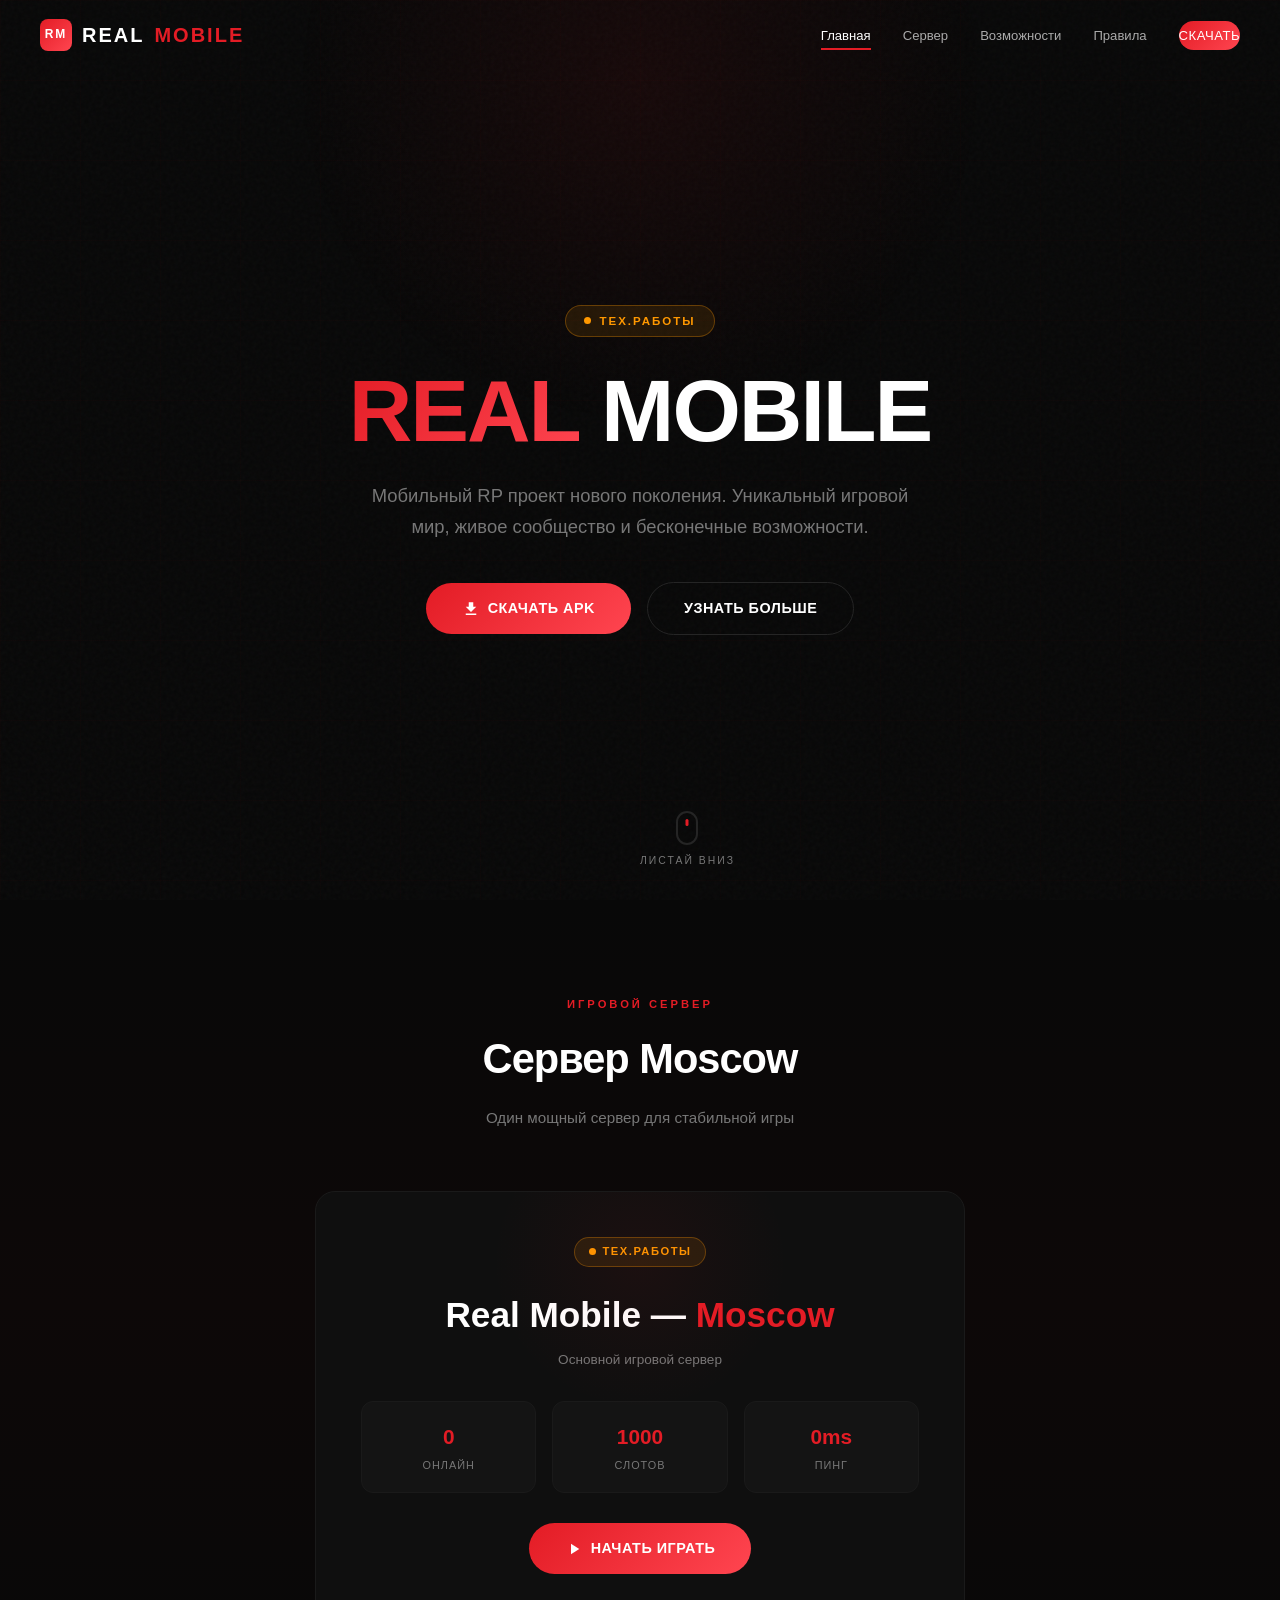
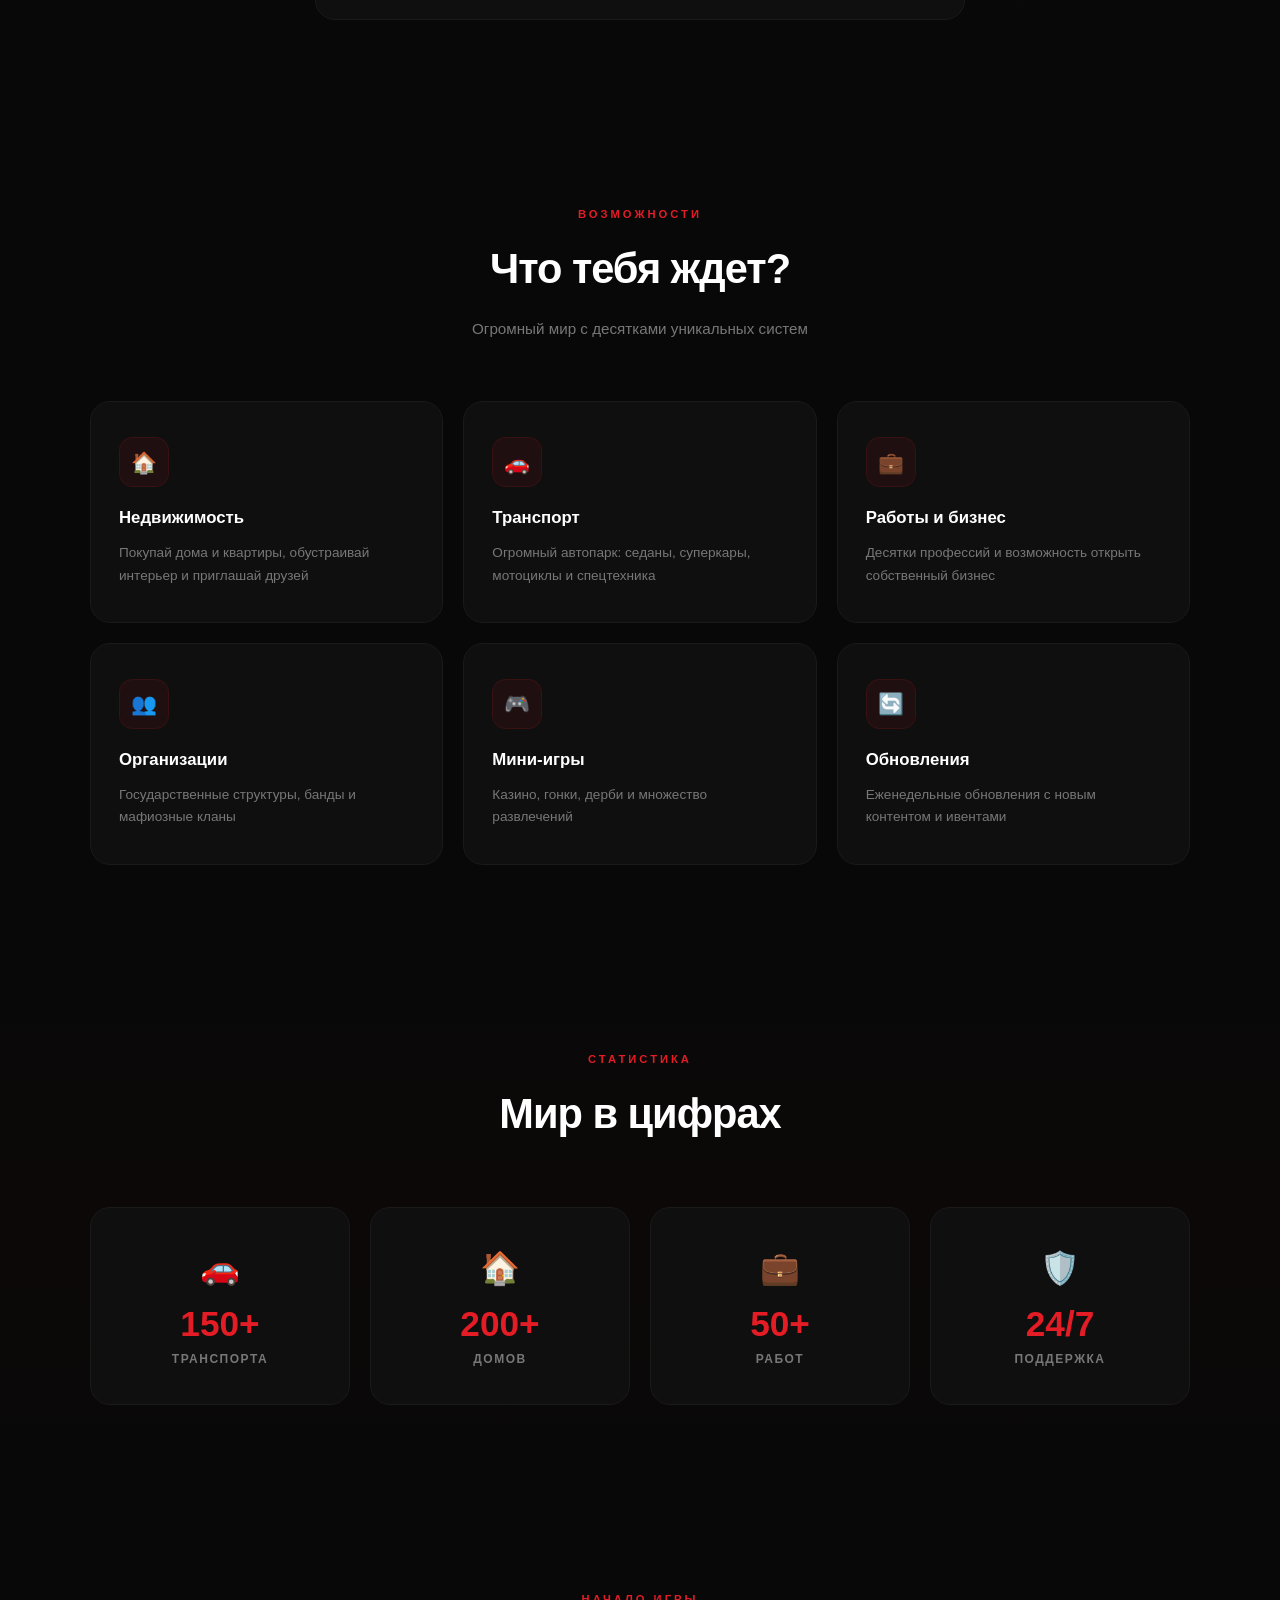
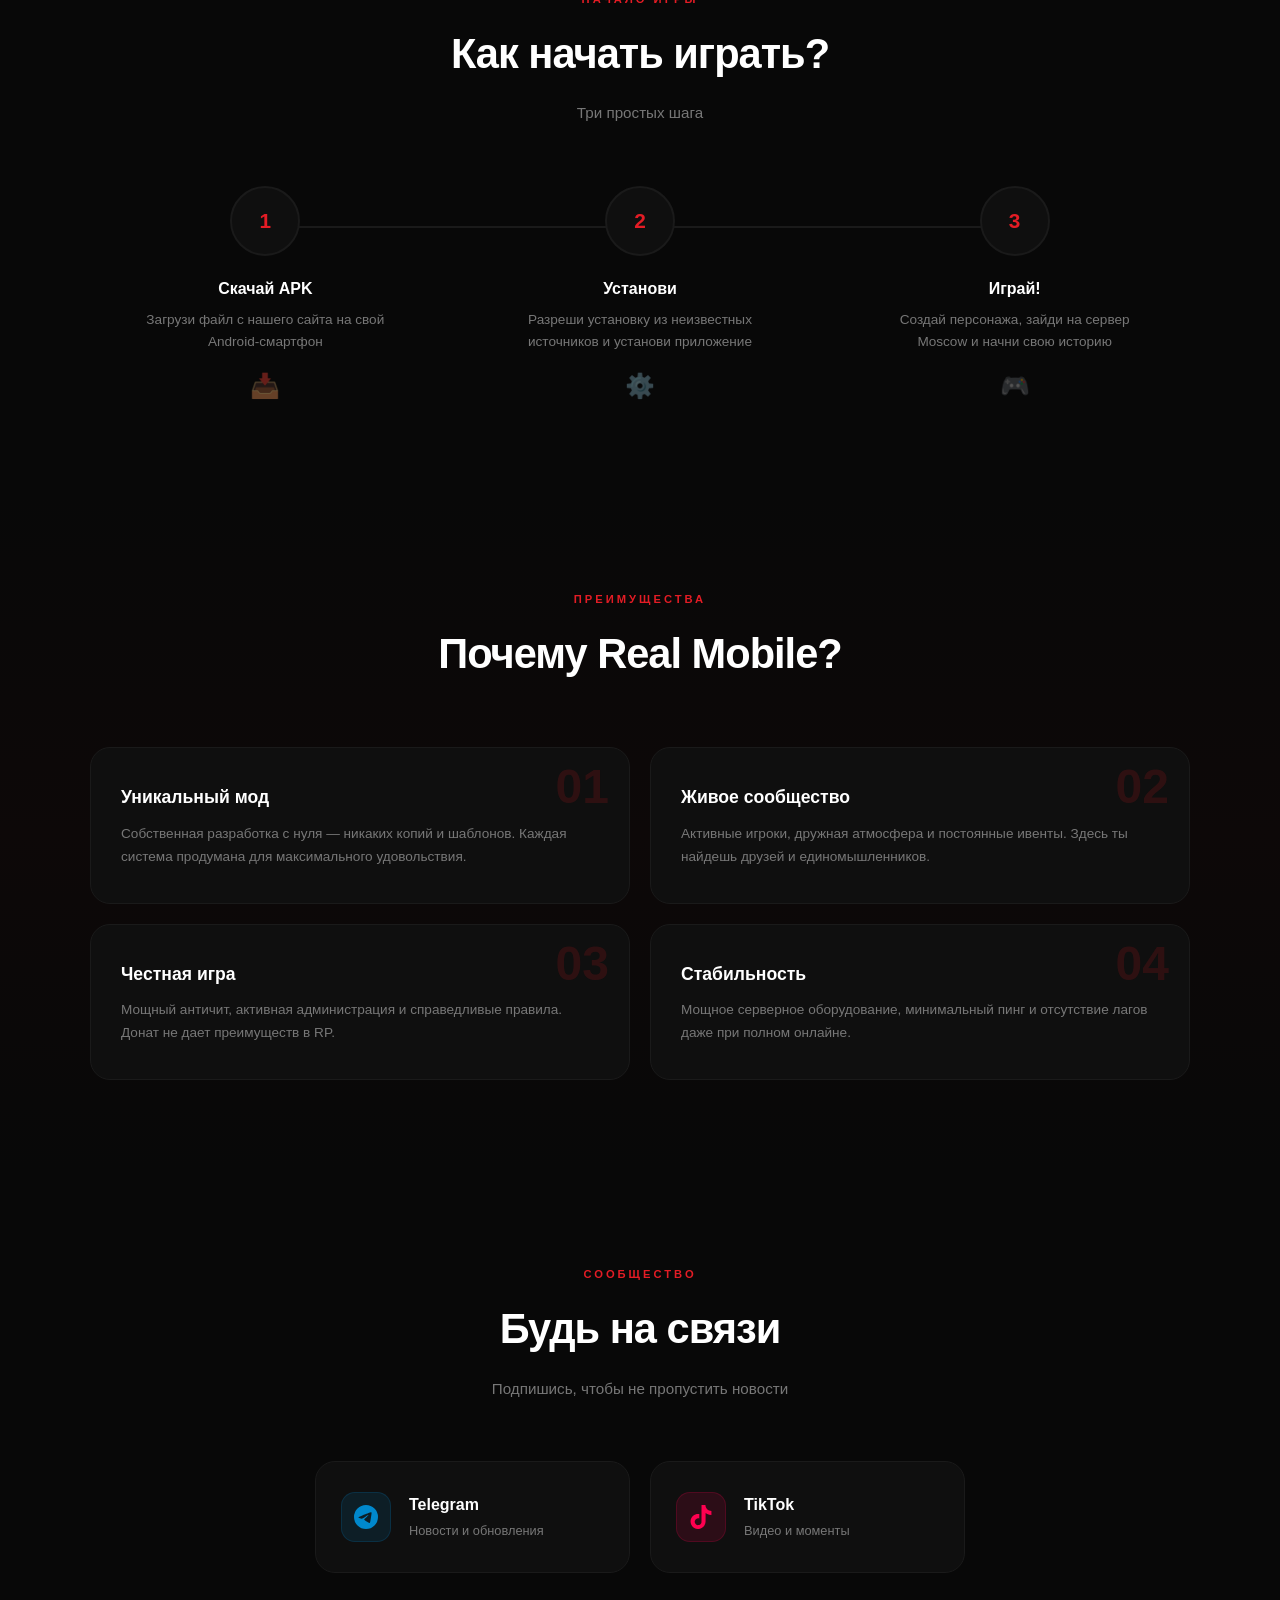
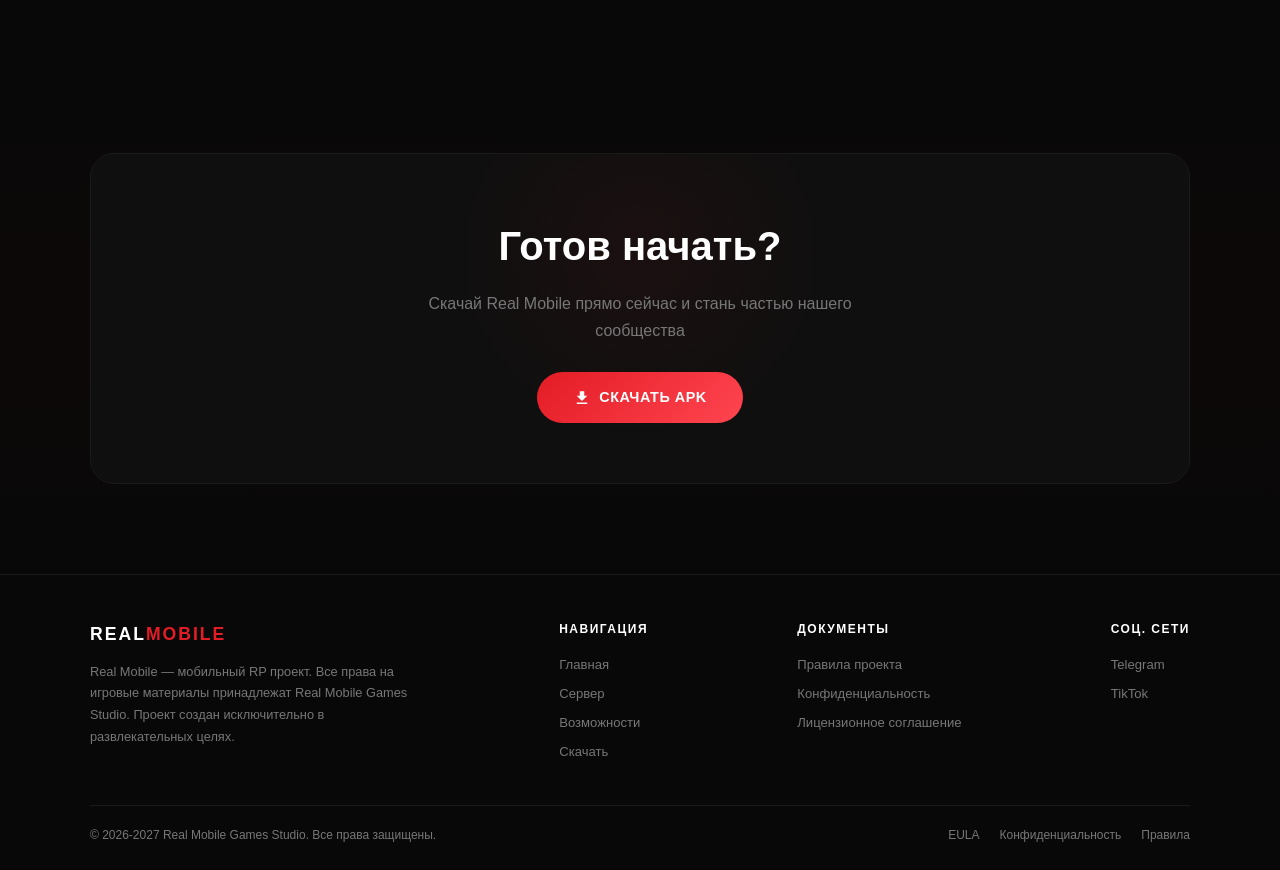
<file: index.html>
<!DOCTYPE html>
<html lang="ru">
<head>
    <meta charset="UTF-8">
    <meta name="viewport" content="width=device-width, initial-scale=1.0">
    <title>Real Mobile - Официальный сайт</title>
    <meta name="description" content="Real Mobile — мобильный RP проект. Скачай APK и начни играть прямо сейчас!">
    <link rel="stylesheet" href="style.css">
</head>
<body>

<!-- Preloader -->
<div class="preloader" id="preloader">
    <div class="preloader-logo"><span class="w">REAL</span><span class="r">MOBILE</span></div>
    <div class="preloader-spinner"></div>
</div>

<!-- Background Effects -->
<div class="bg-grid"></div>
<div class="bg-noise"></div>

<!-- Navbar -->
<nav class="navbar" id="navbar">
    <a href="index.html" class="nav-logo">
        <div class="nav-logo-icon">RM</div>
        <span class="w">REAL</span><span class="r">MOBILE</span>
    </a>

    <div class="nav-menu">
        <a href="index.html" class="active">Главная</a>
        <a href="server.html">Сервер</a>
        <a href="features.html">Возможности</a>
        <a href="rules.html">Правила</a>
        <a href="download.html" class="nav-download">Скачать</a>
    </div>

    <div class="hamburger" id="hamburger" onclick="toggleMobile()">
        <span></span><span></span><span></span>
    </div>
</nav>

<!-- Mobile Navigation Overlay -->
<div class="mobile-nav" id="mobileNav">
    <a href="index.html" onclick="closeMobile()">Главная</a>
    <a href="server.html" onclick="closeMobile()">Сервер</a>
    <a href="features.html" onclick="closeMobile()">Возможности</a>
    <a href="rules.html" onclick="closeMobile()">Правила</a>
    <a href="download.html" onclick="closeMobile()">Скачать</a>
</div>

<!-- Hero Section -->
<section class="hero">
    <div class="hero-glow"></div>
    <div class="hero-content">
        <!-- Статус меняется через админку -->
        <div class="hero-tag"><span class="pulse"></span> Загрузка...</div>
        
        <h1><span class="red">REAL</span> MOBILE</h1>
        <p class="hero-sub">Мобильный RP проект нового поколения. Уникальный игровой мир, живое сообщество и бесконечные возможности.</p>

        <div class="hero-btns">
            <a href="download.html" class="btn btn-red">
                <svg viewBox="0 0 24 24"><path d="M19 9h-4V3H9v6H5l7 7 7-7zM5 18v2h14v-2H5z"/></svg>
                Скачать APK
            </a>
            <a href="features.html" class="btn btn-outline">Узнать больше</a>
        </div>
    </div>

    <div class="scroll-hint">
        <div class="scroll-mouse"></div>
        <span class="scroll-hint-text">Листай вниз</span>
    </div>
</section>

<!-- Server Preview Section -->
<section class="section" style="background: var(--gradient-dark);">
    <div class="container">
        <div class="section-head reveal">
            <div class="section-tag">Игровой сервер</div>
            <h2 class="section-title">Сервер Moscow</h2>
            <p class="section-desc">Один мощный сервер для стабильной игры</p>
        </div>

        <div class="server-card reveal">
            <div class="server-card-glow"></div>
            <!-- Статус меняется через админку -->
            <div class="server-badge"><span class="dot"></span> Загрузка...</div>
            
            <h3 class="server-name">Real Mobile — <span class="red">Moscow</span></h3>
            <p class="server-sub">Основной игровой сервер</p>

            <div class="server-stats">
                <div class="server-stat">
                    <div class="server-stat-val" id="srvOnline">0</div>
                    <div class="server-stat-label">Онлайн</div>
                </div>
                <div class="server-stat">
                    <!-- data-slots привязан к админке -->
                    <div class="server-stat-val" data-slots>1000</div>
                    <div class="server-stat-label">Слотов</div>
                </div>
                <div class="server-stat">
                    <!-- data-ping привязан к админке -->
                    <div class="server-stat-val" data-ping>0ms</div>
                    <div class="server-stat-label">Пинг</div>
                </div>
            </div>

            <!-- Полоска заполненности (анимируется через скрипт) -->
            <div class="server-fill-bar">
                <div class="server-fill-track">
                    <div class="server-fill-progress" id="srvFill"></div>
                </div>
                <div class="server-fill-text"><span id="srvPercent">0</span>% заполнен</div>
            </div>

            <a href="download.html" class="btn btn-red">
                <svg viewBox="0 0 24 24" width="18" height="18" fill="#fff"><path d="M8 5v14l11-7z"/></svg>
                Начать играть
            </a>
        </div>
    </div>
</section>

<!-- Features Grid -->
<section class="section">
    <div class="container">
        <div class="section-head reveal">
            <div class="section-tag">Возможности</div>
            <h2 class="section-title">Что тебя ждет?</h2>
            <p class="section-desc">Огромный мир с десятками уникальных систем</p>
        </div>

        <div class="features-grid">
            <div class="feature-card reveal">
                <div class="feature-card-line"></div>
                <div class="feature-icon">🏠</div>
                <h3>Недвижимость</h3>
                <p>Покупай дома и квартиры, обустраивай интерьер и приглашай друзей</p>
            </div>
            <div class="feature-card reveal">
                <div class="feature-card-line"></div>
                <div class="feature-icon">🚗</div>
                <h3>Транспорт</h3>
                <p>Огромный автопарк: седаны, суперкары, мотоциклы и спецтехника</p>
            </div>
            <div class="feature-card reveal">
                <div class="feature-card-line"></div>
                <div class="feature-icon">💼</div>
                <h3>Работы и бизнес</h3>
                <p>Десятки профессий и возможность открыть собственный бизнес</p>
            </div>
            <div class="feature-card reveal">
                <div class="feature-card-line"></div>
                <div class="feature-icon">👥</div>
                <h3>Организации</h3>
                <p>Государственные структуры, банды и мафиозные кланы</p>
            </div>
            <div class="feature-card reveal">
                <div class="feature-card-line"></div>
                <div class="feature-icon">🎮</div>
                <h3>Мини-игры</h3>
                <p>Казино, гонки, дерби и множество развлечений</p>
            </div>
            <div class="feature-card reveal">
                <div class="feature-card-line"></div>
                <div class="feature-icon">🔄</div>
                <h3>Обновления</h3>
                <p>Еженедельные обновления с новым контентом и ивентами</p>
            </div>
        </div>
    </div>
</section>

<!-- Stats Mini Cards (Цифры проекта) -->
<section class="section" style="background: var(--gradient-dark);">
    <div class="container">
        <div class="section-head reveal">
            <div class="section-tag">Статистика</div>
            <h2 class="section-title">Мир в цифрах</h2>
        </div>

        <div class="stats-cards">
            <div class="stat-mini-card reveal">
                <div class="stat-mini-icon">🚗</div>
                <div class="stat-mini-num">150+</div>
                <div class="stat-mini-label">Транспорта</div>
            </div>
            <div class="stat-mini-card reveal">
                <div class="stat-mini-icon">🏠</div>
                <div class="stat-mini-num">200+</div>
                <div class="stat-mini-label">Домов</div>
            </div>
            <div class="stat-mini-card reveal">
                <div class="stat-mini-icon">💼</div>
                <div class="stat-mini-num">50+</div>
                <div class="stat-mini-label">Работ</div>
            </div>
            <div class="stat-mini-card reveal">
                <div class="stat-mini-icon">🛡️</div>
                <div class="stat-mini-num">24/7</div>
                <div class="stat-mini-label">Поддержка</div>
            </div>
        </div>
    </div>
</section>

<!-- How to Start Steps -->
<section class="section">
    <div class="container">
        <div class="section-head reveal">
            <div class="section-tag">Начало игры</div>
            <h2 class="section-title">Как начать играть?</h2>
            <p class="section-desc">Три простых шага</p>
        </div>

        <div class="steps">
            <div class="steps-line"></div>
            <div class="step reveal">
                <div class="step-num">1</div>
                <h3>Скачай APK</h3>
                <p>Загрузи файл с нашего сайта на свой Android-смартфон</p>
                <div class="step-icon-hint">📥</div>
            </div>
            <div class="step reveal">
                <div class="step-num">2</div>
                <h3>Установи</h3>
                <p>Разреши установку из неизвестных источников и установи приложение</p>
                <div class="step-icon-hint">⚙️</div>
            </div>
            <div class="step reveal">
                <div class="step-num">3</div>
                <h3>Играй!</h3>
                <p>Создай персонажа, зайди на сервер Moscow и начни свою историю</p>
                <div class="step-icon-hint">🎮</div>
            </div>
        </div>
    </div>
</section>

<!-- Why Us Benefits -->
<section class="section" style="background: var(--gradient-dark);">
    <div class="container">
        <div class="section-head reveal">
            <div class="section-tag">Преимущества</div>
            <h2 class="section-title">Почему Real Mobile?</h2>
        </div>

        <div class="why-grid">
            <div class="why-card reveal">
                <div class="why-num">01</div>
                <h3>Уникальный мод</h3>
                <p>Собственная разработка с нуля — никаких копий и шаблонов. Каждая система продумана для максимального удовольствия.</p>
            </div>
            <div class="why-card reveal">
                <div class="why-num">02</div>
                <h3>Живое сообщество</h3>
                <p>Активные игроки, дружная атмосфера и постоянные ивенты. Здесь ты найдешь друзей и единомышленников.</p>
            </div>
            <div class="why-card reveal">
                <div class="why-num">03</div>
                <h3>Честная игра</h3>
                <p>Мощный античит, активная администрация и справедливые правила. Донат не дает преимуществ в RP.</p>
            </div>
            <div class="why-card reveal">
                <div class="why-num">04</div>
                <h3>Стабильность</h3>
                <p>Мощное серверное оборудование, минимальный пинг и отсутствие лагов даже при полном онлайне.</p>
            </div>
        </div>
    </div>
</section>

<!-- Community Links -->
<section class="section">
    <div class="container">
        <div class="section-head reveal">
            <div class="section-tag">Сообщество</div>
            <h2 class="section-title">Будь на связи</h2>
            <p class="section-desc">Подпишись, чтобы не пропустить новости</p>
        </div>

        <div class="community-grid">
            <a href="https://t.me/Real_Mobile_Official" target="_blank" class="comm-card reveal">
                <div class="comm-icon tg">
                    <svg viewBox="0 0 24 24" fill="#0088CC"><path d="M11.944 0A12 12 0 0 0 0 12a12 12 0 0 0 12 12 12 12 0 0 0 12-12A12 12 0 0 0 12 0a12 12 0 0 0-.056 0zm4.962 7.224c.1-.002.321.023.465.14a.506.506 0 0 1 .171.325c.016.093.036.306.02.472-.18 1.898-.962 6.502-1.36 8.627-.168.9-.499 1.201-.82 1.23-.696.065-1.225-.46-1.9-.902-1.056-.693-1.653-1.124-2.678-1.8-1.185-.78-.417-1.21.258-1.91.177-.184 3.247-2.977 3.307-3.23.007-.032.014-.15-.056-.212s-.174-.041-.249-.024c-.106.024-1.793 1.14-5.061 3.345-.48.33-.913.49-1.302.48-.428-.008-1.252-.241-1.865-.44-.752-.245-1.349-.374-1.297-.789.027-.216.325-.437.893-.663 3.498-1.524 5.83-2.529 6.998-3.014 3.332-1.386 4.025-1.627 4.476-1.635z"/></svg>
                </div>
                <div class="comm-info">
                    <h3>Telegram</h3>
                    <p>Новости и обновления</p>
                </div>
            </a>
            <a href="https://www.tiktok.com/@realmobila" target="_blank" class="comm-card reveal">
                <div class="comm-icon tt">
                    <svg viewBox="0 0 24 24" fill="#FF0050"><path d="M12.525.02c1.31-.02 2.61-.01 3.91-.02.08 1.53.63 3.09 1.75 4.17 1.12 1.11 2.7 1.62 4.24 1.79v4.03c-1.44-.05-2.89-.35-4.2-.97-.57-.26-1.1-.59-1.62-.93-.01 2.92.01 5.84-.02 8.75-.08 1.4-.54 2.79-1.35 3.94-1.31 1.92-3.58 3.17-5.91 3.21-1.43.08-2.86-.31-4.08-1.03-2.02-1.19-3.44-3.37-3.65-5.71-.02-.5-.03-1-.01-1.49.18-1.9 1.12-3.72 2.58-4.96 1.66-1.44 3.98-2.13 6.15-1.72.02 1.48-.04 2.96-.04 4.44-.99-.32-2.15-.23-3.02.37-.63.41-1.11 1.04-1.36 1.75-.21.51-.15 1.07-.14 1.61.24 1.64 1.82 3.02 3.5 2.87 1.12-.01 2.19-.66 2.77-1.61.19-.33.4-.67.41-1.06.1-1.79.06-3.57.07-5.36.01-4.03-.01-8.05.02-12.07z"/></svg>
                </div>
                <div class="comm-info">
                    <h3>TikTok</h3>
                    <p>Видео и моменты</p>
                </div>
            </a>
        </div>
    </div>
</section>

<!-- CTA Download Card -->
<section class="section" style="background: var(--gradient-dark);">
    <div class="container">
        <div class="cta-card reveal">
            <div class="cta-glow"></div>
            <div class="cta-content">
                <h2>Готов начать?</h2>
                <p>Скачай Real Mobile прямо сейчас и стань частью нашего сообщества</p>
                <a href="download.html" class="btn btn-red">
                    <svg viewBox="0 0 24 24"><path d="M19 9h-4V3H9v6H5l7 7 7-7zM5 18v2h14v-2H5z"/></svg>
                    Скачать APK
                </a>
            </div>
        </div>
    </div>
</section>

<!-- Footer -->
<footer class="footer">
    <div class="footer-inner">
        <div class="footer-top">
            <div class="footer-brand">
                <div class="footer-logo"><span class="w">REAL</span><span class="r">MOBILE</span></div>
                <p>Real Mobile — мобильный RP проект. Все права на игровые материалы принадлежат Real Mobile Games Studio. Проект создан исключительно в развлекательных целях.</p>
            </div>
            <div class="footer-col">
                <h4>Навигация</h4>
                <a href="index.html">Главная</a>
                <a href="server.html">Сервер</a>
                <a href="features.html">Возможности</a>
                <a href="download.html">Скачать</a>
            </div>
            <div class="footer-col">
                <h4>Документы</h4>
                <a href="rules.html">Правила проекта</a>
                <a href="privacy.html">Конфиденциальность</a>
                <a href="eula.html">Лицензионное соглашение</a>
            </div>
            <div class="footer-col">
                <h4>Соц. сети</h4>
                <a href="https://t.me/Real_Mobile_Official" target="_blank">Telegram</a>
                <a href="https://www.tiktok.com/@realmobila" target="_blank">TikTok</a>
            </div>
        </div>
        <div class="footer-bottom">
            <p class="footer-copy">&copy; 2026-2027 Real Mobile Games Studio. Все права защищены.</p>
            <div class="footer-links">
                <a href="eula.html">EULA</a>
                <a href="privacy.html">Конфиденциальность</a>
                <a href="rules.html">Правила</a>
            </div>
        </div>
    </div>
</footer>

<!-- Back to top button -->
<div class="to-top" id="toTop" onclick="goTop()">
    <svg viewBox="0 0 24 24"><path d="M7.41 15.41L12 10.83l4.59 4.58L18 14l-6-6-6 6z"/></svg>
</div>

<!-- Scripts Inclusion -->
<script src="config.js"></script>
<script src="script.js"></script>
</body>
</html>
</file>
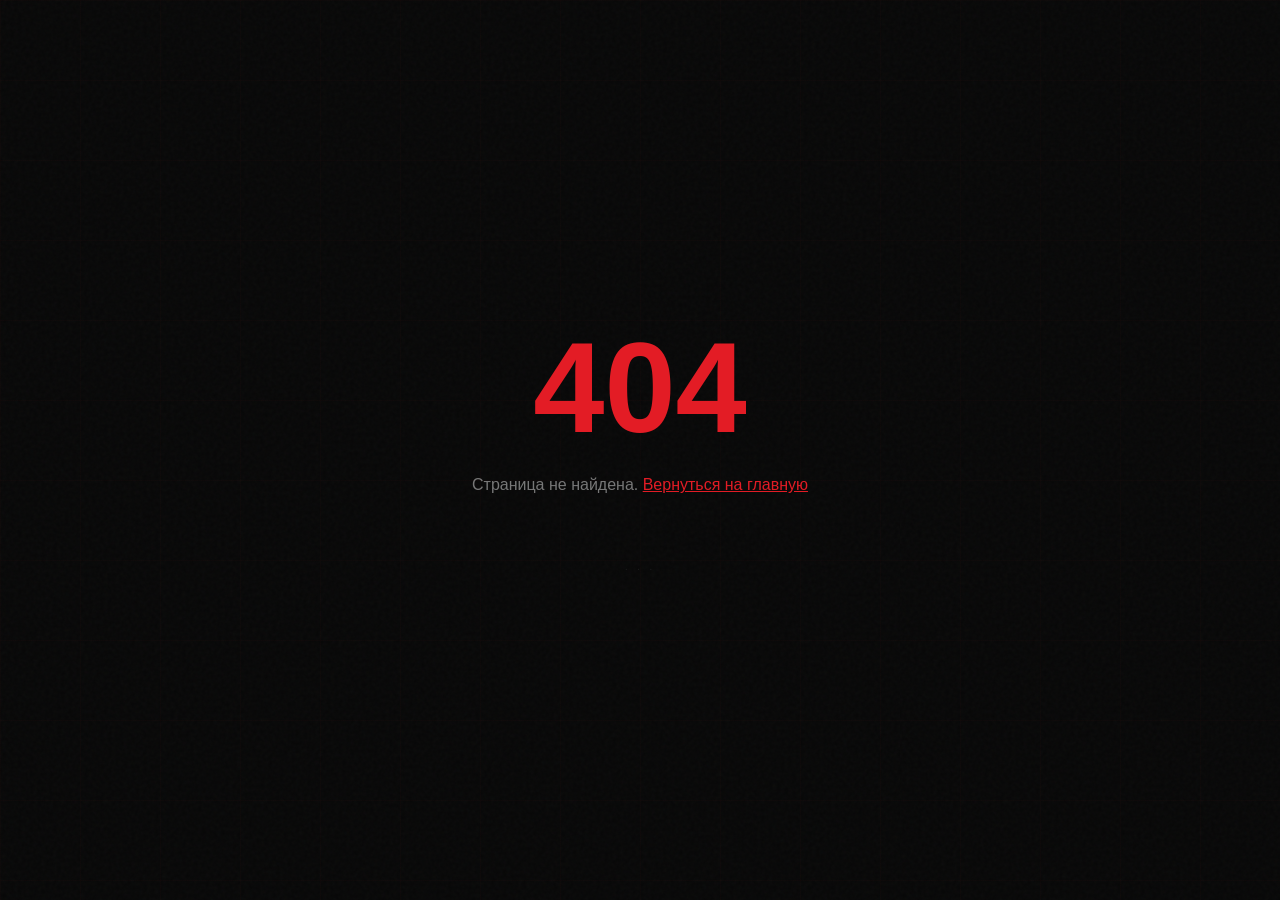
<file: admin.html>
<!DOCTYPE html>
<html lang="ru">
<head>
    <meta charset="UTF-8">
    <meta name="viewport" content="width=device-width, initial-scale=1.0">
    <meta name="robots" content="noindex, nofollow">
    <title>Система</title>
    <link rel="stylesheet" href="style.css">
    <style>
        /* ============================================
           АДМИН-ПАНЕЛЬ СТИЛИ
           ============================================ */
        body {
            display: flex;
            align-items: center;
            justify-content: center;
            min-height: 100vh;
            padding: 20px;
        }

        /* Заглушка 404 (показывается всегда сначала) */
        .fake-404 {
            text-align: center;
            position: relative;
            z-index: 10;
        }

        .fake-404 h1 {
            font-family: 'Montserrat', sans-serif;
            font-size: 8rem;
            font-weight: 900;
            color: var(--primary);
            line-height: 1;
            margin-bottom: 20px;
        }

        .fake-404 p {
            color: var(--text-gray);
            font-size: 1rem;
            margin-bottom: 30px;
        }

        .fake-404 a {
            color: var(--primary);
            text-decoration: underline;
        }

        .fake-404 .hint {
            margin-top: 60px;
            font-size: 0.7rem;
            color: #1a1a1a;
            letter-spacing: 3px;
        }

        /* Форма входа (скрыта по умолчанию) */
        .login-screen {
            display: none;
            position: fixed;
            inset: 0;
            background: var(--bg-dark);
            z-index: 100;
            align-items: center;
            justify-content: center;
            padding: 20px;
        }

        .login-screen.show {
            display: flex;
        }

        .login-box {
            background: var(--bg-card);
            border: 1px solid var(--border);
            border-radius: var(--radius-lg);
            padding: 40px;
            max-width: 400px;
            width: 100%;
            position: relative;
            overflow: hidden;
        }

        .login-box::before {
            content: '';
            position: absolute;
            top: 0;
            left: 0;
            right: 0;
            height: 3px;
            background: var(--gradient-red);
        }

        .login-header {
            text-align: center;
            margin-bottom: 30px;
        }

        .login-header .lock-icon {
            width: 60px;
            height: 60px;
            margin: 0 auto 15px;
            background: rgba(227, 28, 37, 0.1);
            border: 1px solid rgba(227, 28, 37, 0.2);
            border-radius: 16px;
            display: flex;
            align-items: center;
            justify-content: center;
            font-size: 1.8rem;
        }

        .login-header h2 {
            font-family: 'Montserrat', sans-serif;
            font-size: 1.4rem;
            font-weight: 800;
            margin-bottom: 6px;
        }

        .login-header p {
            font-size: 0.8rem;
            color: var(--text-gray);
        }

        .form-group {
            margin-bottom: 18px;
        }

        .form-group label {
            display: block;
            font-size: 0.75rem;
            font-weight: 600;
            color: var(--text-light);
            margin-bottom: 8px;
            text-transform: uppercase;
            letter-spacing: 1px;
        }

        .form-input {
            width: 100%;
            padding: 12px 16px;
            background: rgba(255,255,255,0.02);
            border: 1px solid var(--border);
            border-radius: 10px;
            color: #fff;
            font-size: 0.9rem;
            font-family: inherit;
            transition: all var(--transition);
        }

        .form-input:focus {
            outline: none;
            border-color: var(--primary);
            background: rgba(227, 28, 37, 0.03);
        }

        /* Honeypot - скрытое поле для ботов */
        .honeypot {
            position: absolute;
            left: -9999px;
            opacity: 0;
            pointer-events: none;
        }

        .login-btn {
            width: 100%;
            padding: 14px;
            background: var(--gradient-red);
            border: none;
            border-radius: 10px;
            color: #fff;
            font-weight: 700;
            font-size: 0.85rem;
            text-transform: uppercase;
            letter-spacing: 1px;
            cursor: pointer;
            transition: all var(--transition);
            margin-top: 10px;
        }

        .login-btn:hover {
            transform: translateY(-2px);
            box-shadow: var(--shadow-red);
        }

        .login-btn:disabled {
            opacity: 0.5;
            cursor: not-allowed;
            transform: none;
        }

        .login-error {
            background: rgba(227, 28, 37, 0.1);
            border: 1px solid rgba(227, 28, 37, 0.2);
            color: var(--primary);
            padding: 10px 14px;
            border-radius: 8px;
            font-size: 0.8rem;
            margin-bottom: 15px;
            display: none;
        }

        .login-error.show {
            display: block;
        }

        .attempts-info {
            text-align: center;
            margin-top: 15px;
            font-size: 0.7rem;
            color: var(--text-gray);
        }

        /* ============================================
           ПАНЕЛЬ АДМИНА (скрыта)
           ============================================ */
        .admin-panel {
            display: none;
            position: fixed;
            inset: 0;
            background: var(--bg-dark);
            z-index: 200;
            overflow-y: auto;
            padding: 30px 20px 60px;
        }

        .admin-panel.show {
            display: block;
        }

        .admin-container {
            max-width: 1100px;
            margin: 0 auto;
        }

        .admin-header {
            display: flex;
            align-items: center;
            justify-content: space-between;
            margin-bottom: 30px;
            padding-bottom: 20px;
            border-bottom: 1px solid var(--border);
            flex-wrap: wrap;
            gap: 15px;
        }

        .admin-title {
            font-family: 'Montserrat', sans-serif;
            font-size: 1.5rem;
            font-weight: 900;
            display: flex;
            align-items: center;
            gap: 10px;
        }

        .admin-title .badge {
            background: var(--gradient-red);
            color: #fff;
            font-size: 0.65rem;
            padding: 3px 8px;
            border-radius: 6px;
            letter-spacing: 1px;
            text-transform: uppercase;
        }

        .admin-header-right {
            display: flex;
            align-items: center;
            gap: 15px;
        }

        .session-timer {
            font-size: 0.75rem;
            color: var(--text-gray);
            font-family: monospace;
        }

        .session-timer span {
            color: var(--primary);
            font-weight: 700;
        }

        .logout-btn {
            padding: 8px 18px;
            background: transparent;
            border: 1px solid var(--border-light);
            border-radius: 8px;
            color: #fff;
            font-size: 0.75rem;
            font-weight: 600;
            cursor: pointer;
            transition: all var(--transition);
            text-transform: uppercase;
            letter-spacing: 1px;
        }

        .logout-btn:hover {
            border-color: var(--primary);
            background: rgba(227, 28, 37, 0.05);
            color: var(--primary);
        }

        /* Tabs */
        .admin-tabs {
            display: flex;
            gap: 8px;
            margin-bottom: 25px;
            border-bottom: 1px solid var(--border);
            overflow-x: auto;
        }

        .admin-tab {
            padding: 12px 20px;
            background: transparent;
            border: none;
            color: var(--text-gray);
            font-size: 0.85rem;
            font-weight: 600;
            cursor: pointer;
            border-bottom: 2px solid transparent;
            transition: all var(--transition);
            white-space: nowrap;
            font-family: inherit;
        }

        .admin-tab.active {
            color: var(--primary);
            border-bottom-color: var(--primary);
        }

        .admin-tab:hover {
            color: #fff;
        }

        .admin-tab.active:hover {
            color: var(--primary);
        }

        /* Tab content */
        .tab-content {
            display: none;
        }

        .tab-content.active {
            display: block;
        }

        /* Grid */
        .admin-grid {
            display: grid;
            grid-template-columns: repeat(2, 1fr);
            gap: 20px;
        }

        .admin-card {
            background: var(--bg-card);
            border: 1px solid var(--border);
            border-radius: var(--radius-lg);
            padding: 25px;
        }

        .admin-card h3 {
            font-family: 'Montserrat', sans-serif;
            font-size: 1rem;
            font-weight: 700;
            margin-bottom: 18px;
            display: flex;
            align-items: center;
            gap: 10px;
        }

        .admin-card h3 .icon {
            font-size: 1.2rem;
        }

        /* Status buttons */
        .status-grid {
            display: grid;
            grid-template-columns: repeat(2, 1fr);
            gap: 10px;
        }

        .status-btn {
            padding: 14px 12px;
            background: var(--bg-darker);
            border: 1px solid var(--border);
            border-radius: 10px;
            color: #fff;
            font-size: 0.8rem;
            font-weight: 600;
            cursor: pointer;
            transition: all var(--transition);
            font-family: inherit;
            display: flex;
            align-items: center;
            justify-content: center;
            gap: 8px;
        }

        .status-btn:hover {
            transform: translateY(-2px);
        }

        .status-btn.active {
            color: #fff;
            font-weight: 700;
        }

        .status-btn .dot-mini {
            width: 8px;
            height: 8px;
            border-radius: 50%;
        }

        /* Save indicator */
        .save-status {
            position: fixed;
            bottom: 30px;
            right: 30px;
            padding: 14px 24px;
            background: var(--primary);
            color: #fff;
            border-radius: 10px;
            font-weight: 600;
            font-size: 0.85rem;
            opacity: 0;
            transform: translateY(20px);
            transition: all 0.4s ease;
            z-index: 999;
            pointer-events: none;
            box-shadow: 0 10px 30px rgba(227, 28, 37, 0.3);
        }

        .save-status.show {
            opacity: 1;
            transform: translateY(0);
        }

        /* Preview card */
        .preview-card {
            background: var(--bg-darker);
            border: 1px solid var(--border);
            border-radius: 12px;
            padding: 20px;
            margin-top: 15px;
            text-align: center;
        }

        .preview-card .preview-status {
            display: inline-flex;
            align-items: center;
            gap: 7px;
            padding: 5px 14px;
            border-radius: 50px;
            font-size: 0.7rem;
            font-weight: 700;
            text-transform: uppercase;
            letter-spacing: 1.5px;
        }

        .preview-card .preview-status .dot {
            width: 7px;
            height: 7px;
            border-radius: 50%;
            animation: pulse 1.5s infinite;
        }

        /* Quick info */
        .quick-stats {
            display: grid;
            grid-template-columns: repeat(3, 1fr);
            gap: 12px;
            margin-bottom: 25px;
        }

        .quick-stat {
            background: var(--bg-card);
            border: 1px solid var(--border);
            border-radius: 12px;
            padding: 18px;
            text-align: center;
        }

        .quick-stat-val {
            font-family: 'Montserrat', sans-serif;
            font-size: 1.4rem;
            font-weight: 900;
            color: var(--primary);
            margin-bottom: 4px;
        }

        .quick-stat-lbl {
            font-size: 0.7rem;
            color: var(--text-gray);
            text-transform: uppercase;
            letter-spacing: 1px;
        }

        /* Action buttons */
        .actions-row {
            display: flex;
            gap: 10px;
            margin-top: 20px;
            flex-wrap: wrap;
        }

        .action-btn {
            flex: 1;
            min-width: 140px;
            padding: 12px;
            background: var(--bg-darker);
            border: 1px solid var(--border);
            border-radius: 10px;
            color: #fff;
            font-size: 0.78rem;
            font-weight: 600;
            cursor: pointer;
            transition: all var(--transition);
            font-family: inherit;
            display: flex;
            align-items: center;
            justify-content: center;
            gap: 6px;
        }

        .action-btn:hover {
            border-color: var(--primary);
            background: rgba(227, 28, 37, 0.05);
        }

        .action-btn.danger:hover {
            border-color: var(--primary);
            background: rgba(227, 28, 37, 0.1);
            color: var(--primary);
        }

        @media (max-width: 768px) {
            .admin-grid {
                grid-template-columns: 1fr;
            }
            .quick-stats {
                grid-template-columns: repeat(3, 1fr);
            }
            .status-grid {
                grid-template-columns: 1fr;
            }
        }
    </style>
</head>
<body>

<div class="bg-grid"></div>
<div class="bg-noise"></div>

<!-- Фейковая 404 страница (видна всем) -->
<div class="fake-404" id="fake404">
    <h1>404</h1>
    <p>Страница не найдена. <a href="index.html">Вернуться на главную</a></p>
    <div class="hint">. . .</div>
</div>

<!-- Форма входа (появляется после ввода секретного кода) -->
<div class="login-screen" id="loginScreen">
    <div class="login-box">
        <div class="login-header">
            <div class="lock-icon">🔐</div>
            <h2>Авторизация</h2>
            <p>Введите данные для входа в систему</p>
        </div>

        <div class="login-error" id="loginError"></div>

        <form id="loginForm" autocomplete="off">
            <!-- Honeypot для ботов -->
            <input type="text" name="username_check" class="honeypot" tabindex="-1" autocomplete="off">

            <div class="form-group">
                <label>Логин</label>
                <input type="text" class="form-input" id="loginUser" autocomplete="off" required>
            </div>

            <div class="form-group">
                <label>Пароль</label>
                <input type="password" class="form-input" id="loginPass" autocomplete="off" required>
            </div>

            <div class="form-group">
                <label>Секретный PIN</label>
                <input type="password" class="form-input" id="loginPin" autocomplete="off" required maxlength="6">
            </div>

            <button type="submit" class="login-btn" id="loginBtn">Войти в систему</button>

            <div class="attempts-info" id="attemptsInfo"></div>
        </form>
    </div>
</div>

<!-- Админ-панель (после успешного входа) -->
<div class="admin-panel" id="adminPanel">
    <div class="admin-container">

        <!-- Header -->
        <div class="admin-header">
            <div class="admin-title">
                <span>⚙️</span> Real Mobile <span class="badge">Admin</span>
            </div>
            <div class="admin-header-right">
                <div class="session-timer">Сессия: <span id="sessionTime">30:00</span></div>
                <button class="logout-btn" onclick="logout()">Выйти</button>
            </div>
        </div>

        <!-- Quick stats -->
        <div class="quick-stats">
            <div class="quick-stat">
                <div class="quick-stat-val" id="qsOnline">0</div>
                <div class="quick-stat-lbl">Онлайн</div>
            </div>
            <div class="quick-stat">
                <div class="quick-stat-val" id="qsSlots">0</div>
                <div class="quick-stat-lbl">Слотов</div>
            </div>
            <div class="quick-stat">
                <div class="quick-stat-val" id="qsStatus">-</div>
                <div class="quick-stat-lbl">Статус</div>
            </div>
        </div>

        <!-- Tabs -->
        <div class="admin-tabs">
            <button class="admin-tab active" data-tab="server" onclick="switchTab('server')">🖥️ Сервер</button>
            <button class="admin-tab" data-tab="stats" onclick="switchTab('stats')">📊 Статистика</button>
            <button class="admin-tab" data-tab="settings" onclick="switchTab('settings')">⚙️ Настройки</button>
            <button class="admin-tab" data-tab="security" onclick="switchTab('security')">🔐 Безопасность</button>
        </div>

        <!-- TAB: Сервер -->
        <div class="tab-content active" id="tab-server">
            <div class="admin-grid">

                <!-- Статус сервера -->
                <div class="admin-card">
                    <h3><span class="icon">🟢</span> Статус сервера</h3>
                    <div class="status-grid" id="statusGrid"></div>

                    <div class="preview-card">
                        <div class="preview-status" id="statusPreview">
                            <span class="dot"></span> <span class="text">Online</span>
                        </div>
                    </div>
                </div>

                <!-- Данные сервера -->
                <div class="admin-card">
                    <h3><span class="icon">📡</span> Данные сервера</h3>

                    <div class="form-group">
                        <label>Игроков онлайн</label>
                        <input type="number" class="form-input" id="cfgOnline" min="0">
                    </div>

                    <div class="form-group">
                        <label>Всего слотов</label>
                        <input type="number" class="form-input" id="cfgSlots" min="1">
                    </div>

                    <div class="form-group">
                        <label>Пинг (мс)</label>
                        <input type="number" class="form-input" id="cfgPing" min="0">
                    </div>

                    <div class="form-group">
                        <label>Название сервера</label>
                        <input type="text" class="form-input" id="cfgServerName">
                    </div>
                </div>

            </div>
        </div>

        <!-- TAB: Статистика -->
        <div class="tab-content" id="tab-stats">
            <div class="admin-grid">
                <div class="admin-card">
                    <h3><span class="icon">📈</span> Общая статистика</h3>

                    <div class="form-group">
                        <label>Всего аккаунтов</label>
                        <input type="number" class="form-input" id="cfgAccounts" min="0">
                    </div>
                </div>

                <div class="admin-card">
                    <h3><span class="icon">🎮</span> Игровая статистика</h3>

                    <div class="form-group">
                        <label>Транспорта</label>
                        <input type="text" class="form-input" id="cfgCars">
                    </div>

                    <div class="form-group">
                        <label>Домов</label>
                        <input type="text" class="form-input" id="cfgHouses">
                    </div>

                    <div class="form-group">
                        <label>Работ</label>
                        <input type="text" class="form-input" id="cfgJobs">
                    </div>

                    <div class="form-group">
                        <label>Поддержка</label>
                        <input type="text" class="form-input" id="cfgSupport">
                    </div>
                </div>
            </div>
        </div>

        <!-- TAB: Настройки -->
        <div class="tab-content" id="tab-settings">
            <div class="admin-grid">
                <div class="admin-card">
                    <h3><span class="icon">📦</span> Версия APK</h3>

                    <div class="form-group">
                        <label>Версия игры</label>
                        <input type="text" class="form-input" id="cfgVersion">
                    </div>

                    <div class="form-group">
                        <label>Размер APK</label>
                        <input type="text" class="form-input" id="cfgApkSize">
                    </div>
                </div>

                <div class="admin-card">
                    <h3><span class="icon">⚡</span> Быстрые действия</h3>
                    <p style="font-size:0.82rem; color:var(--text-gray); margin-bottom:15px;">Управление сайтом одной кнопкой</p>

                    <div class="actions-row">
                        <button class="action-btn" onclick="quickAction('reset_online')">🔄 Сбросить онлайн</button>
                        <button class="action-btn" onclick="quickAction('max_online')">⚡ Макс. онлайн</button>
                    </div>

                    <div class="actions-row">
                        <button class="action-btn danger" onclick="quickAction('reset_all')">⚠️ Сброс всех настроек</button>
                    </div>
                </div>
            </div>
        </div>

        <!-- TAB: Безопасность -->
        <div class="tab-content" id="tab-security">
            <div class="admin-card">
                <h3><span class="icon">🔐</span> Безопасность</h3>

                <div style="background:rgba(227,28,37,0.05); border:1px solid rgba(227,28,37,0.15); border-radius:10px; padding:18px; margin-bottom:20px;">
                    <p style="font-size:0.85rem; color:#fff; margin-bottom:8px; font-weight:600;">⚠️ Внимание</p>
                    <p style="font-size:0.8rem; color:var(--text-light); line-height:1.7;">Логин и пароль зашиты в файле <code style="color:var(--primary); background:rgba(0,0,0,0.3); padding:2px 6px; border-radius:4px;">admin.js</code>. Для смены доступа отредактируй этот файл напрямую.</p>
                </div>

                <div class="form-group">
                    <label>Текущий пользователь</label>
                    <input type="text" class="form-input" value="admin" disabled>
                </div>

                <div class="form-group">
                    <label>IP-адрес сессии</label>
                    <input type="text" class="form-input" id="userIP" value="Загрузка..." disabled>
                </div>

                <div class="form-group">
                    <label>Время входа</label>
                    <input type="text" class="form-input" id="loginTime" disabled>
                </div>

                <div class="actions-row">
                    <button class="action-btn danger" onclick="clearAllSessions()">🗑️ Очистить все сессии</button>
                </div>
            </div>
        </div>

    </div>
</div>

<!-- Save indicator -->
<div class="save-status" id="saveStatus">✓ Сохранено</div>

<script src="config.js"></script>
<script src="admin.js"></script>
</body>
</html>
</file>
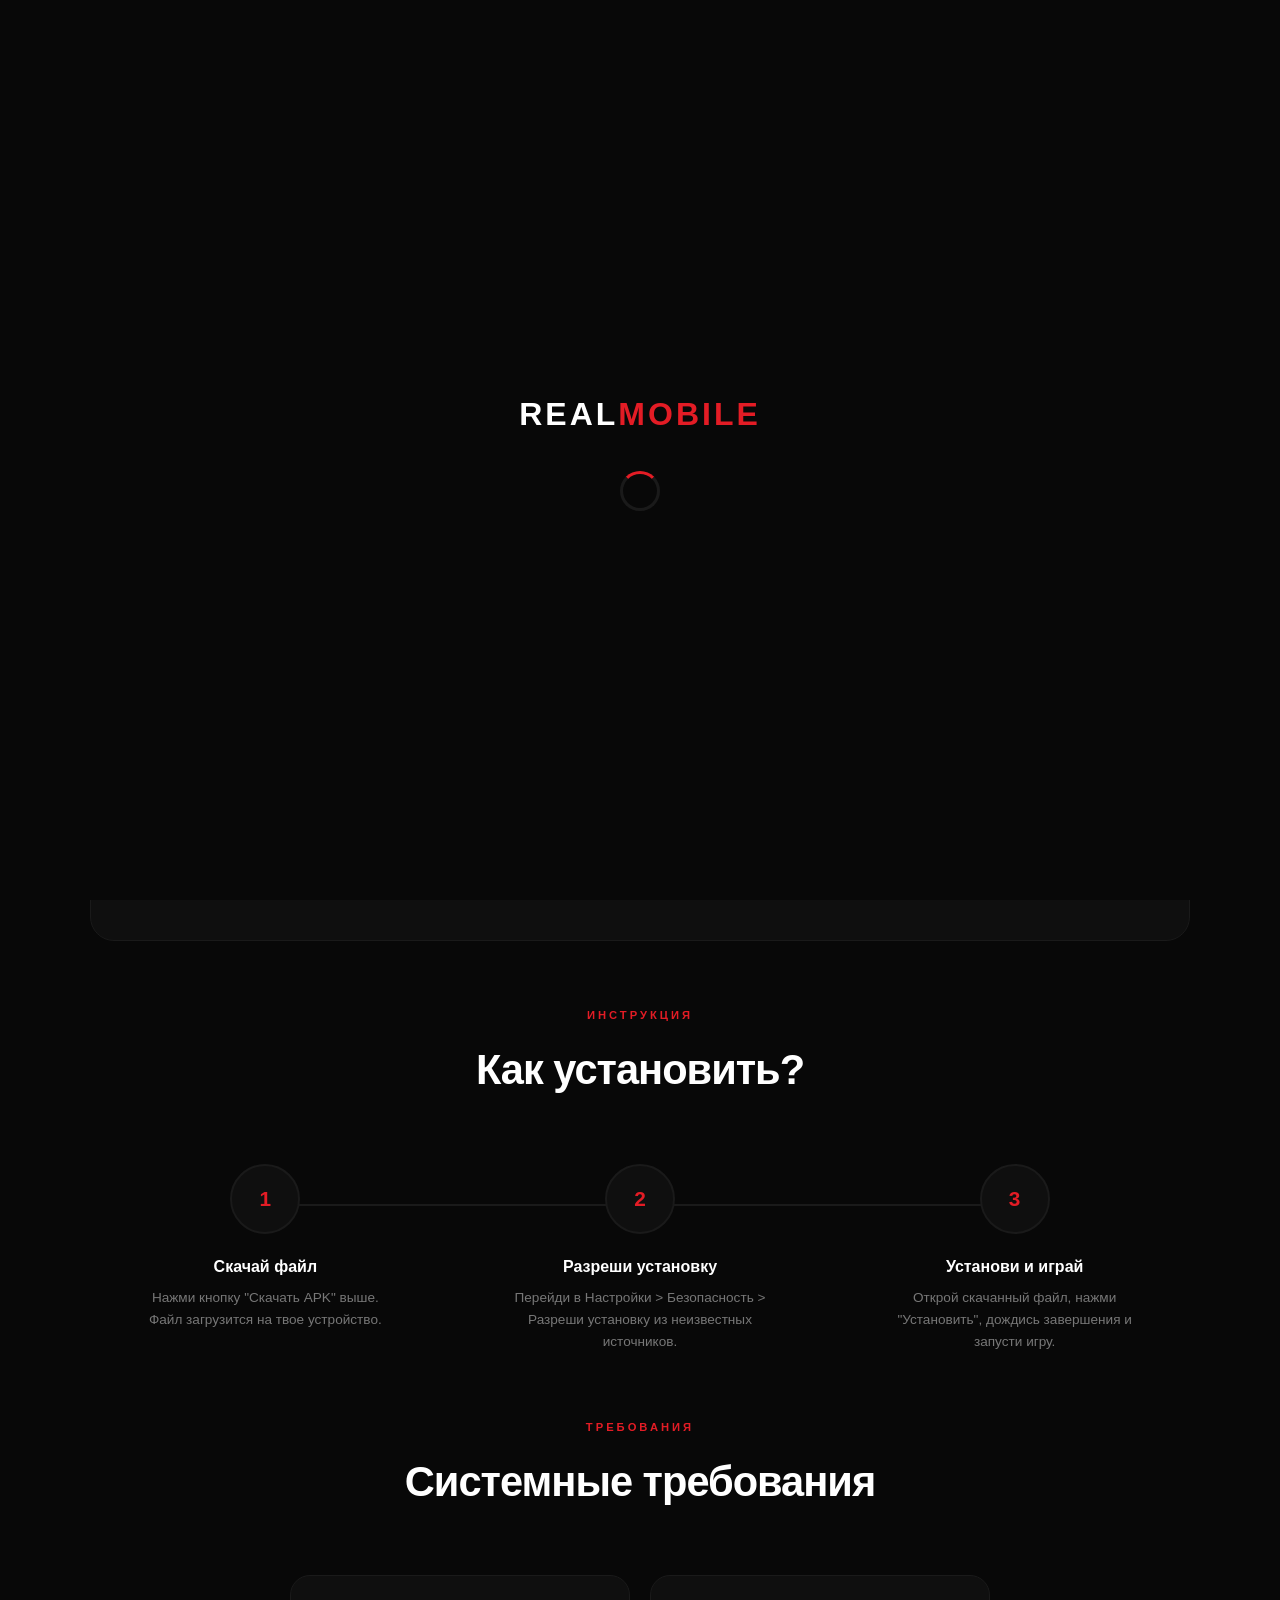
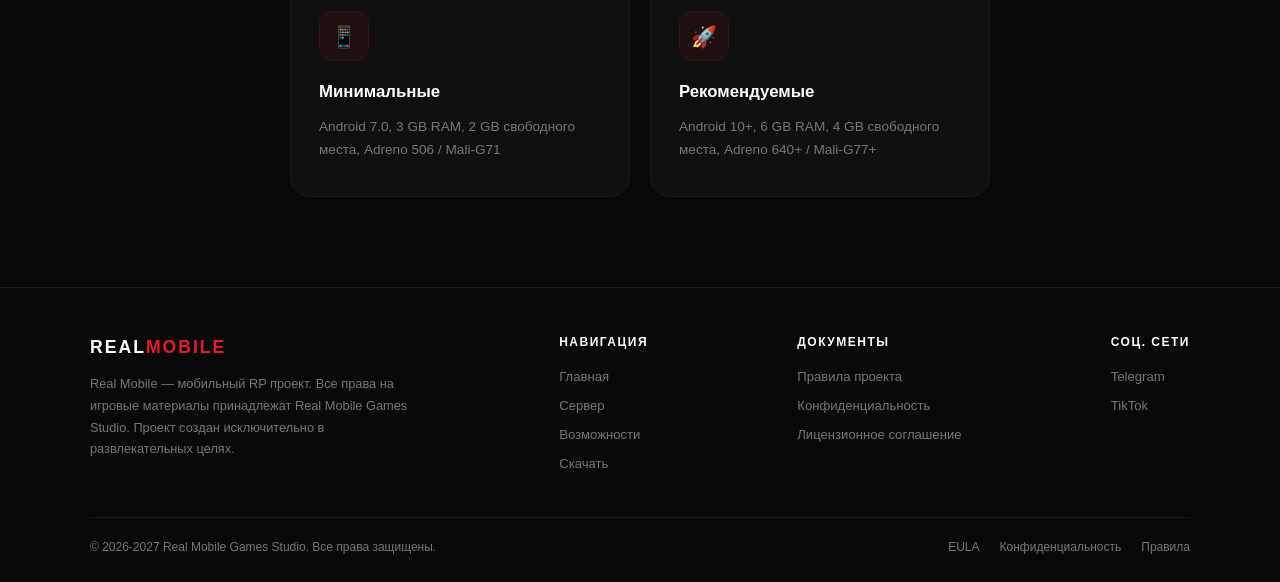
<file: download.html>
<!DOCTYPE html>
<html lang="ru">
<head>
    <meta charset="UTF-8">
    <meta name="viewport" content="width=device-width, initial-scale=1.0">
    <title>Скачать — Real Mobile</title>
    <link rel="stylesheet" href="style.css">
</head>
<body>

<div class="preloader" id="preloader">
    <div class="preloader-logo"><span class="w">REAL</span><span class="r">MOBILE</span></div>
    <div class="preloader-spinner"></div>
</div>

<div class="bg-grid"></div>
<div class="bg-noise"></div>

<nav class="navbar" id="navbar">
    <a href="index.html" class="nav-logo">
        <div class="nav-logo-icon">RM</div>
        <span class="w">REAL</span><span class="r">MOBILE</span>
    </a>
    <div class="nav-menu">
        <a href="index.html">Главная</a>
        <a href="server.html">Сервер</a>
        <a href="features.html">Возможности</a>
        <a href="rules.html">Правила</a>
        <a href="download.html" class="nav-download active">Скачать</a>
    </div>
    <div class="hamburger" id="hamburger" onclick="toggleMobile()">
        <span></span><span></span><span></span>
    </div>
</nav>

<div class="mobile-nav" id="mobileNav">
    <a href="index.html" onclick="closeMobile()">Главная</a>
    <a href="server.html" onclick="closeMobile()">Сервер</a>
    <a href="features.html" onclick="closeMobile()">Возможности</a>
    <a href="rules.html" onclick="closeMobile()">Правила</a>
    <a href="download.html" onclick="closeMobile()">Скачать</a>
</div>

<div class="page-hero">
    <h1>Скачать <span style="color:var(--primary)">Real Mobile</span></h1>
    <p>Загрузи игру и начни играть прямо сейчас</p>
</div>

<section class="section">
    <div class="container">
        <div class="dl-card reveal">
            <div class="dl-card-glow"></div>
            <div class="dl-icon">📱</div>
            <h2>Real Mobile APK</h2>
            <p class="desc">Последняя версия игры для Android. Скачай, установи и присоединяйся к тысячам игроков на сервере Moscow.</p>
            
            <!-- Данные ниже теперь связаны с админкой через ID -->
            <p class="dl-meta">
                Размер: <span id="dlSize">~680 MB</span> &bull; 
                Версия: <span id="dlVersion">1.0.0</span> &bull; 
                Android 7.0+
            </p>

            <a href="RealMobile.apk" download class="btn btn-red" style="font-size:1rem; padding:16px 45px; margin-bottom:20px;">
                <svg viewBox="0 0 24 24"><path d="M19 9h-4V3H9v6H5l7 7 7-7zM5 18v2h14v-2H5z"/></svg>
                Скачать APK
            </a>

            <p class="dl-note">Нажимая "Скачать", вы подтверждаете, что ознакомились с <a href="eula.html">Лицензионным соглашением</a> и <a href="privacy.html">Политикой конфиденциальности</a>.</p>
        </div>

        <div style="margin-top:60px;">
            <div class="section-head reveal">
                <div class="section-tag">Инструкция</div>
                <h2 class="section-title">Как установить?</h2>
            </div>

            <div class="steps">
                <div class="steps-line"></div>
                <div class="step reveal">
                    <div class="step-num">1</div>
                    <h3>Скачай файл</h3>
                    <p>Нажми кнопку "Скачать APK" выше. Файл загрузится на твое устройство.</p>
                </div>
                <div class="step reveal">
                    <div class="step-num">2</div>
                    <h3>Разреши установку</h3>
                    <p>Перейди в Настройки > Безопасность > Разреши установку из неизвестных источников.</p>
                </div>
                <div class="step reveal">
                    <div class="step-num">3</div>
                    <h3>Установи и играй</h3>
                    <p>Открой скачанный файл, нажми "Установить", дождись завершения и запусти игру.</p>
                </div>
            </div>
        </div>

        <div style="margin-top:60px;">
            <div class="section-head reveal">
                <div class="section-tag">Требования</div>
                <h2 class="section-title">Системные требования</h2>
            </div>

            <div class="features-grid" style="grid-template-columns: repeat(2, 1fr); max-width:700px; margin:0 auto;">
                <div class="feature-card reveal">
                    <div class="feature-card-line"></div>
                    <div class="feature-icon">📱</div>
                    <h3>Минимальные</h3>
                    <p>Android 7.0, 3 GB RAM, 2 GB свободного места, Adreno 506 / Mali-G71</p>
                </div>
                <div class="feature-card reveal">
                    <div class="feature-card-line"></div>
                    <div class="feature-icon">🚀</div>
                    <h3>Рекомендуемые</h3>
                    <p>Android 10+, 6 GB RAM, 4 GB свободного места, Adreno 640+ / Mali-G77+</p>
                </div>
            </div>
        </div>
    </div>
</section>

<footer class="footer">
    <div class="footer-inner">
        <div class="footer-top">
            <div class="footer-brand">
                <div class="footer-logo"><span class="w">REAL</span><span class="r">MOBILE</span></div>
                <p>Real Mobile — мобильный RP проект. Все права на игровые материалы принадлежат Real Mobile Games Studio. Проект создан исключительно в развлекательных целях.</p>
            </div>
            <div class="footer-col">
                <h4>Навигация</h4>
                <a href="index.html">Главная</a>
                <a href="server.html">Сервер</a>
                <a href="features.html">Возможности</a>
                <a href="download.html">Скачать</a>
            </div>
            <div class="footer-col">
                <h4>Документы</h4>
                <a href="rules.html">Правила проекта</a>
                <a href="privacy.html">Конфиденциальность</a>
                <a href="eula.html">Лицензионное соглашение</a>
            </div>
            <div class="footer-col">
                <h4>Соц. сети</h4>
                <a href="https://t.me/Real_Mobile_Official" target="_blank">Telegram</a>
                <a href="https://www.tiktok.com/@realmobila" target="_blank">TikTok</a>
            </div>
        </div>
        <div class="footer-bottom">
            <p class="footer-copy">&copy; 2026-2027 Real Mobile Games Studio. Все права защищены.</p>
            <div class="footer-links">
                <a href="eula.html">EULA</a>
                <a href="privacy.html">Конфиденциальность</a>
                <a href="rules.html">Правила</a>
            </div>
        </div>
    </div>
</footer>

<div class="to-top" id="toTop" onclick="goTop()">
    <svg viewBox="0 0 24 24"><path d="M7.41 15.41L12 10.83l4.59 4.58L18 14l-6-6-6 6z"/></svg>
</div>

<!-- ПОДКЛЮЧЕНИЕ СКРИПТОВ (ОБЯЗАТЕЛЬНО ОБА) -->
<script src="config.js"></script>
<script src="script.js"></script>

<script>
    // Дополнительный микро-скрипт специально для страницы загрузки
    function applyDownloadConfig() {
        var cfg = window.SITE_CONFIG;
        if (cfg) {
            var sizeEl = document.getElementById('dlSize');
            var verEl = document.getElementById('dlVersion');
            if (sizeEl) sizeEl.textContent = cfg.apkSize;
            if (verEl) verEl.textContent = cfg.version;
        }
    }
    // Запускаем при загрузке
    document.addEventListener('DOMContentLoaded', applyDownloadConfig);
    // И при обновлении данных
    window.addEventListener('storage', applyDownloadConfig);
</script>

</body>
</html>
</file>
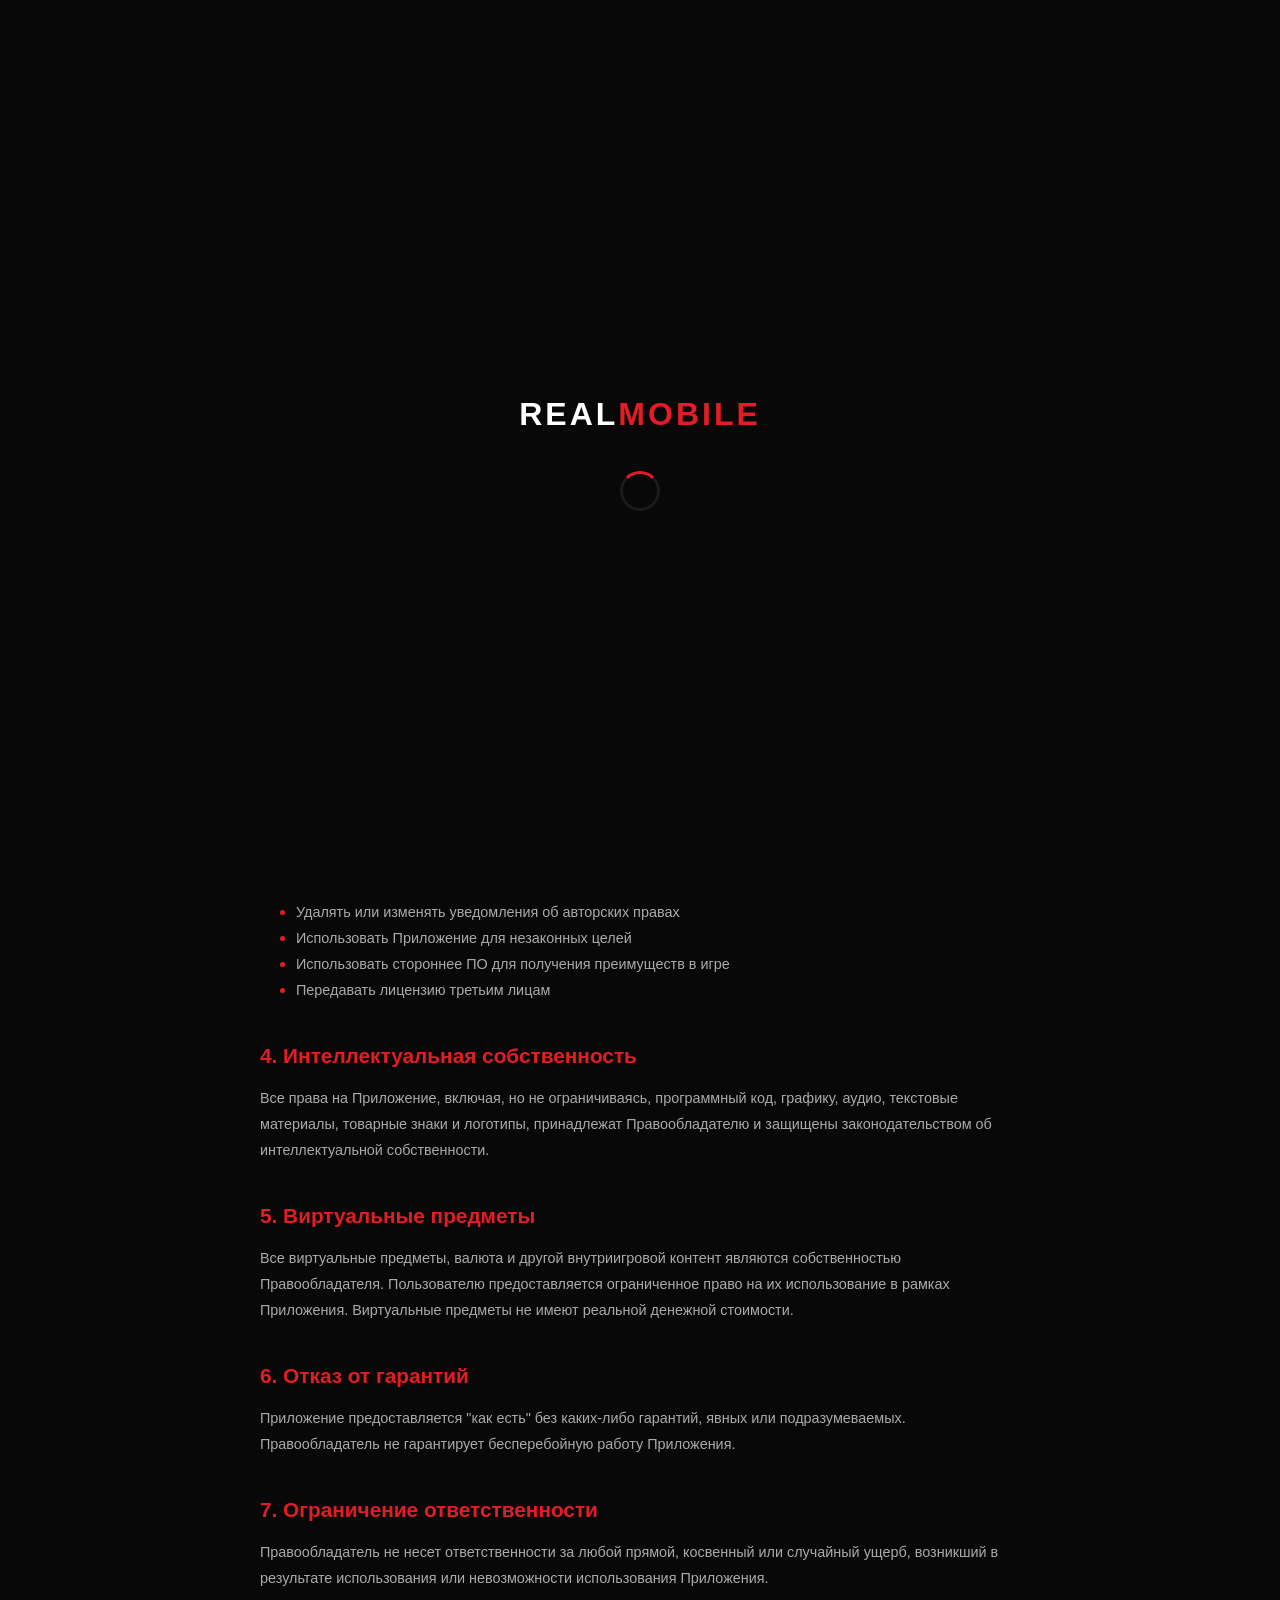
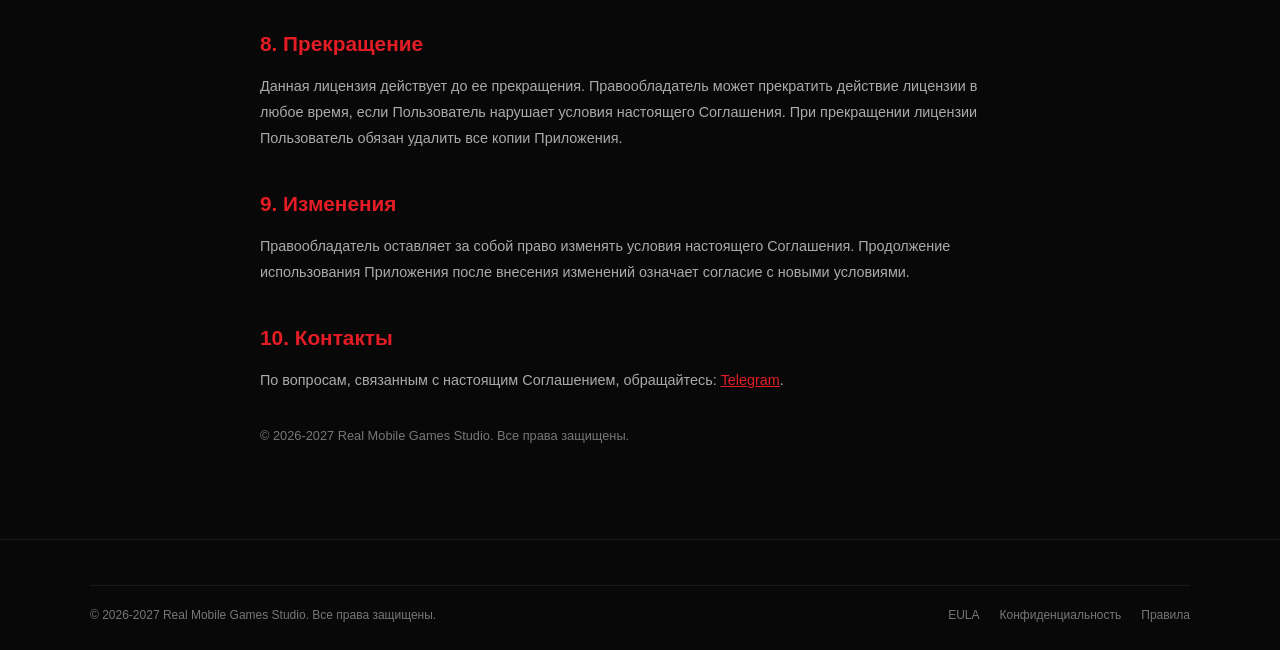
<file: eula.html>
<!DOCTYPE html>
<html lang="ru">
<head>
    <meta charset="UTF-8">
    <meta name="viewport" content="width=device-width, initial-scale=1.0">
    <title>Лицензионное соглашение - Real Mobile</title>
    <link rel="stylesheet" href="style.css">
</head>
<body>

<div class="preloader" id="preloader">
    <div class="preloader-logo"><span class="w">REAL</span><span class="r">MOBILE</span></div>
    <div class="preloader-spinner"></div>
</div>

<div class="bg-grid"></div>
<div class="bg-noise"></div>

<nav class="navbar" id="navbar">
    <a href="index.html" class="nav-logo">
        <div class="nav-logo-icon">RM</div>
        <span class="w">REAL</span><span class="r">MOBILE</span>
    </a>
    <div class="nav-menu">
        <a href="index.html">Главная</a>
        <a href="server.html">Сервер</a>
        <a href="features.html">Возможности</a>
        <a href="rules.html">Правила</a>
        <a href="download.html" class="nav-download">Скачать</a>
    </div>
    <div class="hamburger" id="hamburger" onclick="toggleMobile()">
        <span></span><span></span><span></span>
    </div>
</nav>

<div class="mobile-nav" id="mobileNav">
    <a href="index.html" onclick="closeMobile()">Главная</a>
    <a href="server.html" onclick="closeMobile()">Сервер</a>
    <a href="features.html" onclick="closeMobile()">Возможности</a>
    <a href="rules.html" onclick="closeMobile()">Правила</a>
    <a href="download.html" onclick="closeMobile()">Скачать</a>
</div>

<div class="page-hero">
    <h1>Лицензионное <span style="color:var(--primary)">соглашение</span></h1>
    <p>End User License Agreement (EULA)</p>
</div>

<div class="page-content">
    <h2>1. Предмет соглашения</h2>
    <p>Настоящее Лицензионное соглашение (EULA) является юридическим документом между вами (далее - "Пользователь") и Real Mobile Games Studio (далее - "Правообладатель") и регулирует условия использования программного обеспечения Real Mobile (далее - "Приложение").</p>
    <p>Устанавливая, копируя или используя Приложение, вы соглашаетесь с условиями настоящего Соглашения.</p>

    <h2>2. Предоставление лицензии</h2>
    <p>Правообладатель предоставляет вам ограниченную, неисключительную, непередаваемую, отзывную лицензию на:</p>
    <ul>
        <li>Загрузку и установку Приложения на одно совместимое устройство</li>
        <li>Использование Приложения в личных некоммерческих целях</li>
        <li>Использование Приложения в соответствии с Правилами проекта</li>
    </ul>

    <h2>3. Ограничения</h2>
    <p>Пользователю запрещается:</p>
    <ul>
        <li>Копировать, модифицировать, распространять или перепродавать Приложение</li>
        <li>Декомпилировать, дизассемблировать или осуществлять обратную разработку</li>
        <li>Удалять или изменять уведомления об авторских правах</li>
        <li>Использовать Приложение для незаконных целей</li>
        <li>Использовать стороннее ПО для получения преимуществ в игре</li>
        <li>Передавать лицензию третьим лицам</li>
    </ul>

    <h2>4. Интеллектуальная собственность</h2>
    <p>Все права на Приложение, включая, но не ограничиваясь, программный код, графику, аудио, текстовые материалы, товарные знаки и логотипы, принадлежат Правообладателю и защищены законодательством об интеллектуальной собственности.</p>

    <h2>5. Виртуальные предметы</h2>
    <p>Все виртуальные предметы, валюта и другой внутриигровой контент являются собственностью Правообладателя. Пользователю предоставляется ограниченное право на их использование в рамках Приложения. Виртуальные предметы не имеют реальной денежной стоимости.</p>

    <h2>6. Отказ от гарантий</h2>
    <p>Приложение предоставляется "как есть" без каких-либо гарантий, явных или подразумеваемых. Правообладатель не гарантирует бесперебойную работу Приложения.</p>

    <h2>7. Ограничение ответственности</h2>
    <p>Правообладатель не несет ответственности за любой прямой, косвенный или случайный ущерб, возникший в результате использования или невозможности использования Приложения.</p>

    <h2>8. Прекращение</h2>
    <p>Данная лицензия действует до ее прекращения. Правообладатель может прекратить действие лицензии в любое время, если Пользователь нарушает условия настоящего Соглашения. При прекращении лицензии Пользователь обязан удалить все копии Приложения.</p>

    <h2>9. Изменения</h2>
    <p>Правообладатель оставляет за собой право изменять условия настоящего Соглашения. Продолжение использования Приложения после внесения изменений означает согласие с новыми условиями.</p>

    <h2>10. Контакты</h2>
    <p>По вопросам, связанным с настоящим Соглашением, обращайтесь: <a href="https://t.me/Real_Mobile_Official" target="_blank">Telegram</a>.</p>

    <p style="margin-top:30px; font-size:0.8rem; color:var(--text-gray);">&copy; 2026-2027 Real Mobile Games Studio. Все права защищены.</p>
</div>

<footer class="footer">
    <div class="footer-inner">
        <div class="footer-bottom">
            <p class="footer-copy">&copy; 2026-2027 Real Mobile Games Studio. Все права защищены.</p>
            <div class="footer-links">
                <a href="eula.html">EULA</a>
                <a href="privacy.html">Конфиденциальность</a>
                <a href="rules.html">Правила</a>
            </div>
        </div>
    </div>
</footer>

<div class="to-top" id="toTop" onclick="goTop()">
    <svg viewBox="0 0 24 24"><path d="M7.41 15.41L12 10.83l4.59 4.58L18 14l-6-6-6 6z"/></svg>
</div>

<script src="script.js"></script>
</body>
</html>
</file>
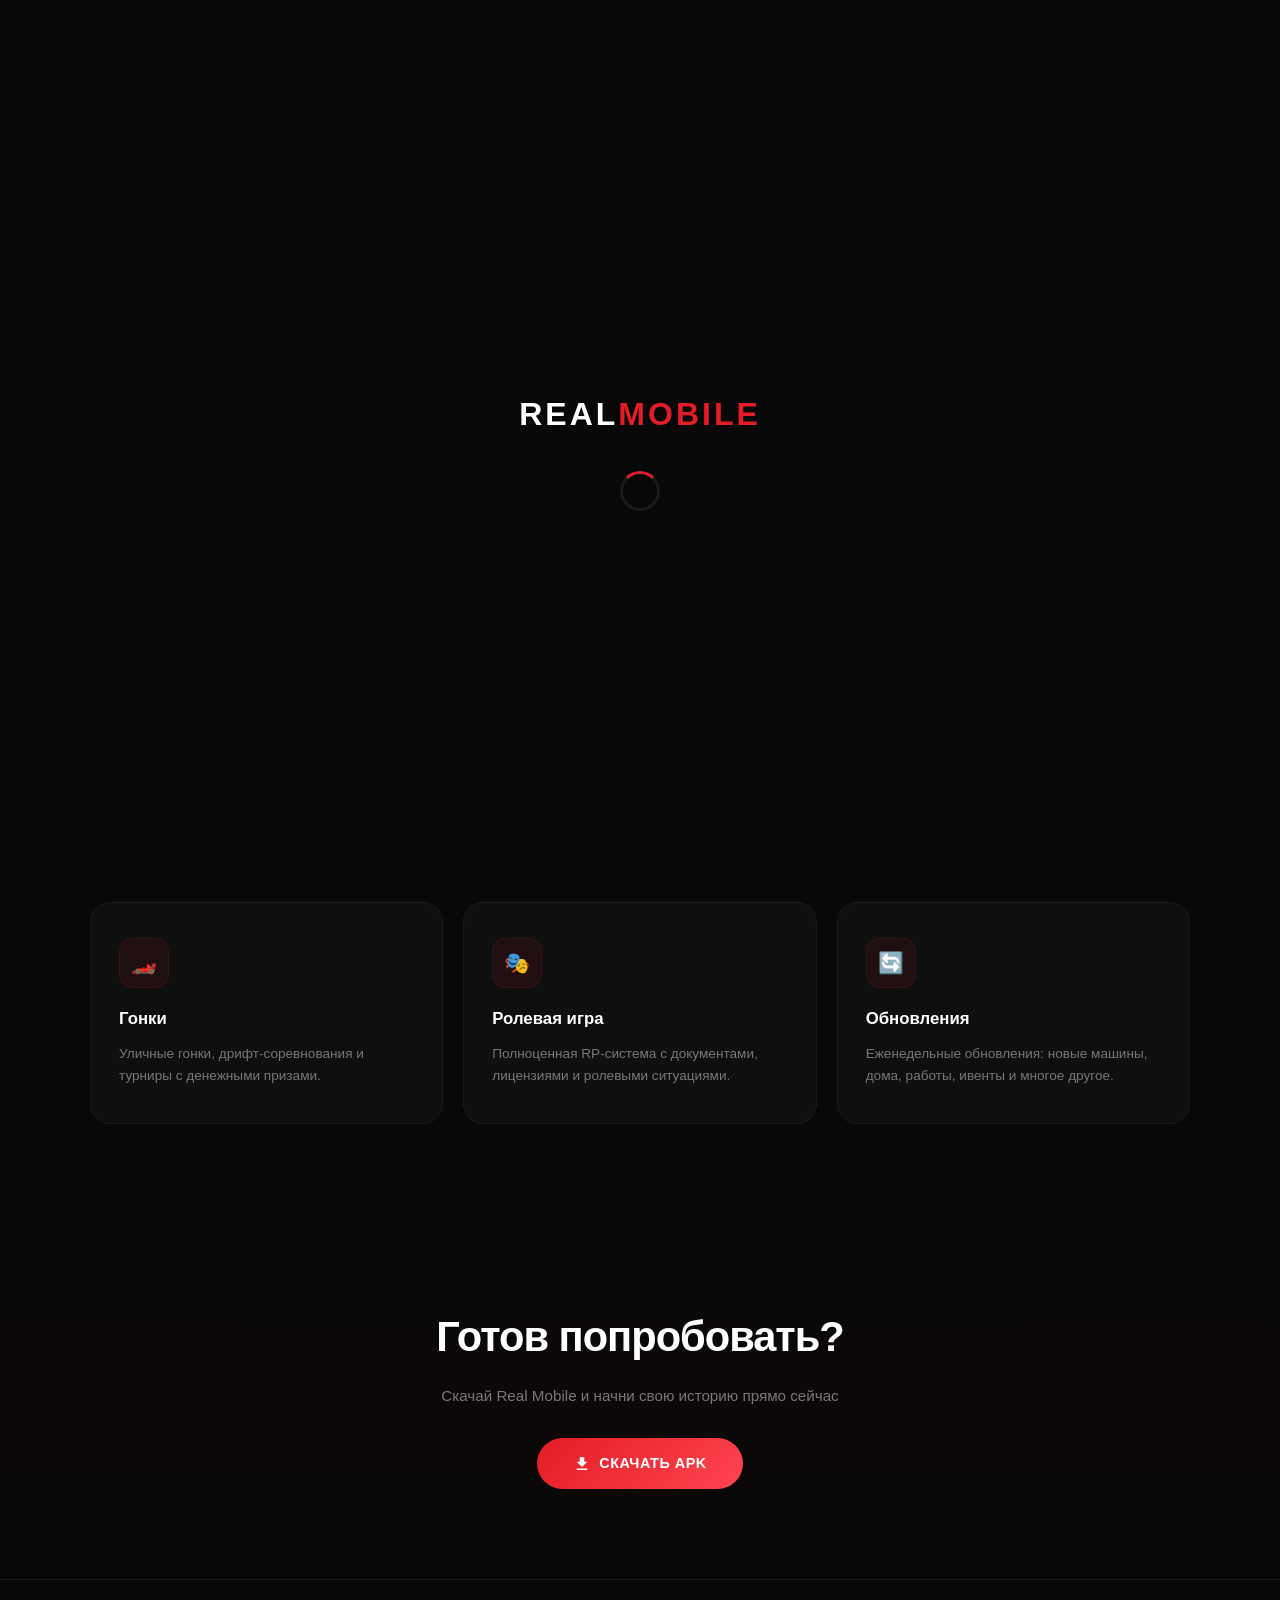
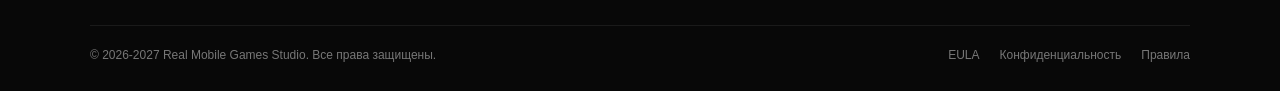
<file: features.html>
<!DOCTYPE html>
<html lang="ru">
<head>
    <meta charset="UTF-8">
    <meta name="viewport" content="width=device-width, initial-scale=1.0">
    <title>Возможности - Real Mobile</title>
    <link rel="stylesheet" href="style.css">
</head>
<body>

<div class="preloader" id="preloader">
    <div class="preloader-logo"><span class="w">REAL</span><span class="r">MOBILE</span></div>
    <div class="preloader-spinner"></div>
</div>

<div class="bg-grid"></div>
<div class="bg-noise"></div>

<nav class="navbar" id="navbar">
    <a href="index.html" class="nav-logo">
        <div class="nav-logo-icon">RM</div>
        <span class="w">REAL</span><span class="r">MOBILE</span>
    </a>
    <div class="nav-menu">
        <a href="index.html">Главная</a>
        <a href="server.html">Сервер</a>
        <a href="features.html" class="active">Возможности</a>
        <a href="rules.html">Правила</a>
        <a href="download.html" class="nav-download">Скачать</a>
    </div>
    <div class="hamburger" id="hamburger" onclick="toggleMobile()">
        <span></span><span></span><span></span>
    </div>
</nav>

<div class="mobile-nav" id="mobileNav">
    <a href="index.html" onclick="closeMobile()">Главная</a>
    <a href="server.html" onclick="closeMobile()">Сервер</a>
    <a href="features.html" onclick="closeMobile()">Возможности</a>
    <a href="rules.html" onclick="closeMobile()">Правила</a>
    <a href="download.html" onclick="closeMobile()">Скачать</a>
</div>

<div class="page-hero">
    <h1>Возможности <span style="color:var(--primary)">Real Mobile</span></h1>
    <p>Все, что тебя ждет в игровом мире</p>
</div>

<section class="section">
    <div class="container">
        <div class="features-grid">
            <div class="feature-card reveal">
                <div class="feature-icon">🏠</div>
                <h3>Недвижимость</h3>
                <p>Более 200 домов и квартир по всему городу. Уникальные интерьеры, мебель и декор на любой вкус.</p>
            </div>
            <div class="feature-card reveal">
                <div class="feature-icon">🚗</div>
                <h3>Транспорт</h3>
                <p>Более 150 видов транспорта: машины, мотоциклы, лодки, вертолеты и спецтехника.</p>
            </div>
            <div class="feature-card reveal">
                <div class="feature-icon">💼</div>
                <h3>Работы</h3>
                <p>Таксист, дальнобойщик, пилот, фермер, механик и десятки других профессий.</p>
            </div>
            <div class="feature-card reveal">
                <div class="feature-icon">🏢</div>
                <h3>Бизнесы</h3>
                <p>Открывай магазины, заправки, автомойки и зарабатывай пассивный доход.</p>
            </div>
            <div class="feature-card reveal">
                <div class="feature-icon">👥</div>
                <h3>Организации</h3>
                <p>Полиция, медики, армия, ФБР или создай свою банду и захватывай территории.</p>
            </div>
            <div class="feature-card reveal">
                <div class="feature-icon">🎰</div>
                <h3>Казино</h3>
                <p>Рулетка, покер, слоты и другие азартные игры для любителей рисковать.</p>
            </div>
            <div class="feature-card reveal">
                <div class="feature-icon">🏎️</div>
                <h3>Гонки</h3>
                <p>Уличные гонки, дрифт-соревнования и турниры с денежными призами.</p>
            </div>
            <div class="feature-card reveal">
                <div class="feature-icon">🎭</div>
                <h3>Ролевая игра</h3>
                <p>Полноценная RP-система с документами, лицензиями и ролевыми ситуациями.</p>
            </div>
            <div class="feature-card reveal">
                <div class="feature-icon">🔄</div>
                <h3>Обновления</h3>
                <p>Еженедельные обновления: новые машины, дома, работы, ивенты и многое другое.</p>
            </div>
        </div>
    </div>
</section>

<section class="section" style="background: var(--gradient-dark);">
    <div class="container" style="text-align:center;">
        <h2 class="section-title reveal">Готов попробовать?</h2>
        <p class="section-desc reveal" style="margin-bottom:30px;">Скачай Real Mobile и начни свою историю прямо сейчас</p>
        <a href="download.html" class="btn btn-red reveal">
            <svg viewBox="0 0 24 24"><path d="M19 9h-4V3H9v6H5l7 7 7-7zM5 18v2h14v-2H5z"/></svg>
            Скачать APK
        </a>
    </div>
</section>

<footer class="footer">
    <div class="footer-inner">
        <div class="footer-bottom">
            <p class="footer-copy">&copy; 2026-2027 Real Mobile Games Studio. Все права защищены.</p>
            <div class="footer-links">
                <a href="eula.html">EULA</a>
                <a href="privacy.html">Конфиденциальность</a>
                <a href="rules.html">Правила</a>
            </div>
        </div>
    </div>
</footer>

<div class="to-top" id="toTop" onclick="goTop()">
    <svg viewBox="0 0 24 24"><path d="M7.41 15.41L12 10.83l4.59 4.58L18 14l-6-6-6 6z"/></svg>
</div>

<script src="script.js"></script>
</body>
</html>
</file>
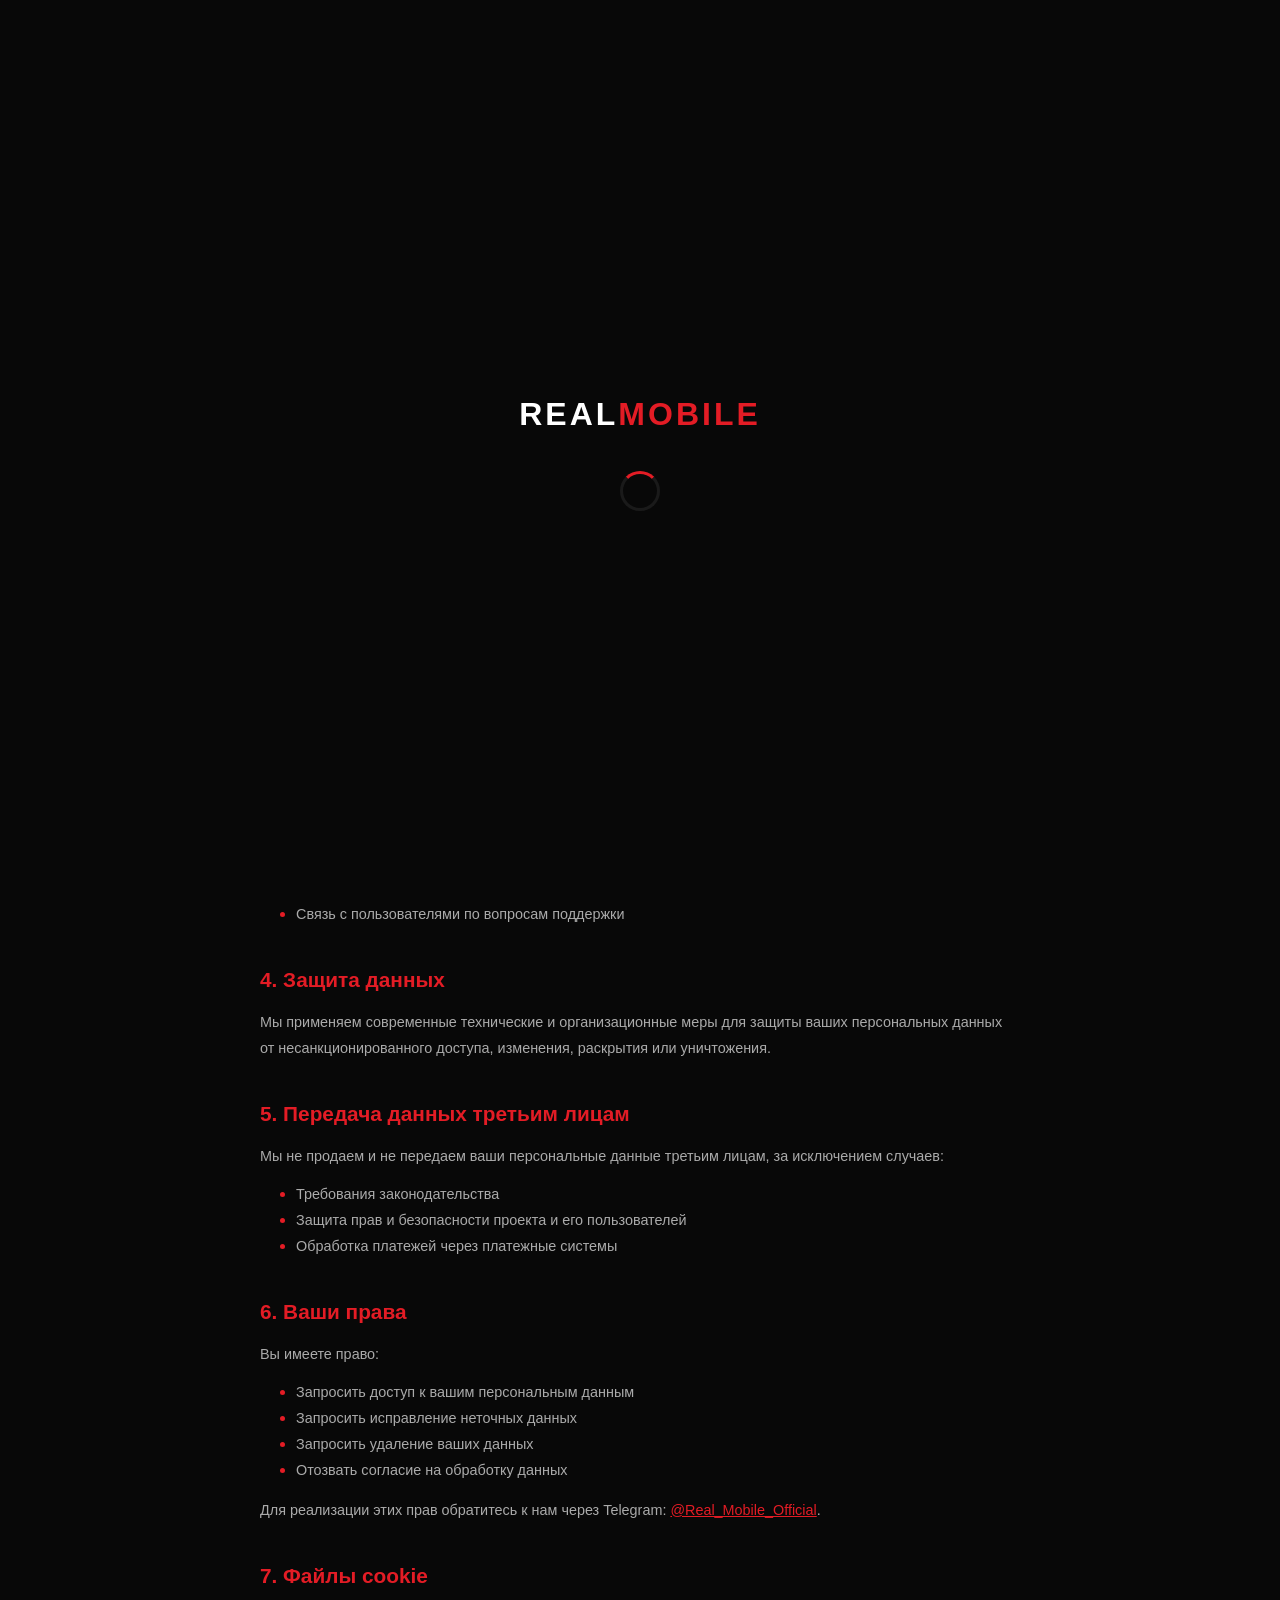
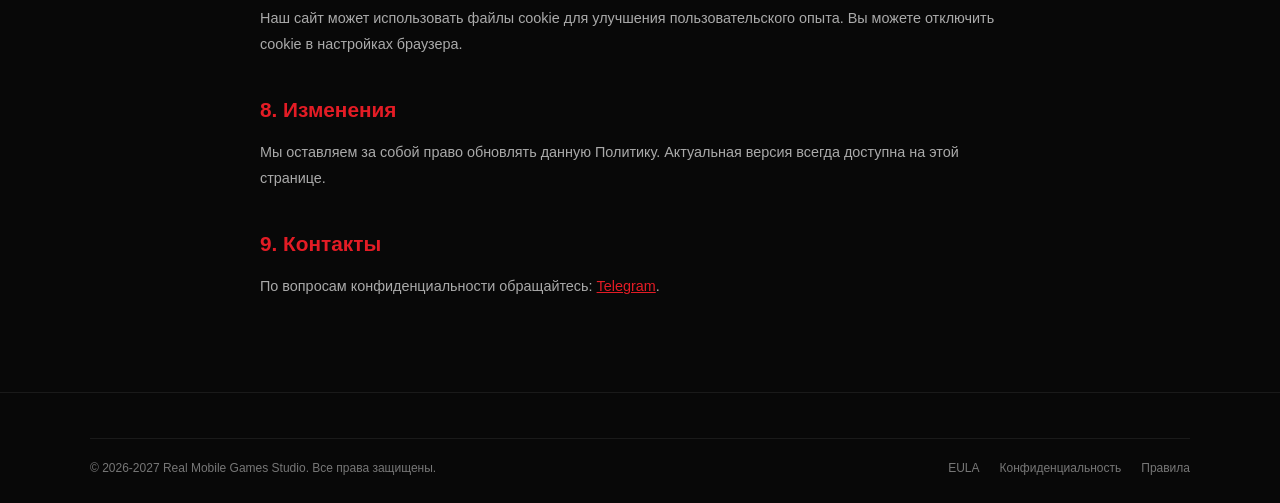
<file: privacy.html>
<!DOCTYPE html>
<html lang="ru">
<head>
    <meta charset="UTF-8">
    <meta name="viewport" content="width=device-width, initial-scale=1.0">
    <title>Политика конфиденциальности - Real Mobile</title>
    <link rel="stylesheet" href="style.css">
</head>
<body>

<div class="preloader" id="preloader">
    <div class="preloader-logo"><span class="w">REAL</span><span class="r">MOBILE</span></div>
    <div class="preloader-spinner"></div>
</div>

<div class="bg-grid"></div>
<div class="bg-noise"></div>

<nav class="navbar" id="navbar">
    <a href="index.html" class="nav-logo">
        <div class="nav-logo-icon">RM</div>
        <span class="w">REAL</span><span class="r">MOBILE</span>
    </a>
    <div class="nav-menu">
        <a href="index.html">Главная</a>
        <a href="server.html">Сервер</a>
        <a href="features.html">Возможности</a>
        <a href="rules.html">Правила</a>
        <a href="download.html" class="nav-download">Скачать</a>
    </div>
    <div class="hamburger" id="hamburger" onclick="toggleMobile()">
        <span></span><span></span><span></span>
    </div>
</nav>

<div class="mobile-nav" id="mobileNav">
    <a href="index.html" onclick="closeMobile()">Главная</a>
    <a href="server.html" onclick="closeMobile()">Сервер</a>
    <a href="features.html" onclick="closeMobile()">Возможности</a>
    <a href="rules.html" onclick="closeMobile()">Правила</a>
    <a href="download.html" onclick="closeMobile()">Скачать</a>
</div>

<div class="page-hero">
    <h1>Политика <span style="color:var(--primary)">конфиденциальности</span></h1>
    <p>Последнее обновление: 1 января 2026 г.</p>
</div>

<div class="page-content">
    <h2>1. Введение</h2>
    <p>Real Mobile Games Studio (далее - "мы", "нас", "наш") уважает вашу конфиденциальность. Настоящая Политика описывает, какие данные мы собираем, как мы их используем и защищаем.</p>

    <h2>2. Какие данные мы собираем</h2>
    <p>При использовании нашего проекта мы можем собирать следующую информацию:</p>
    <ul>
        <li>Никнейм (игровое имя), выбранное при регистрации</li>
        <li>Адрес электронной почты (при регистрации)</li>
        <li>IP-адрес и данные об устройстве</li>
        <li>Игровая статистика и прогресс</li>
        <li>Данные о транзакциях (при совершении покупок)</li>
        <li>Логи чатов в рамках игрового процесса</li>
    </ul>

    <h2>3. Как мы используем данные</h2>
    <ul>
        <li>Обеспечение работы игрового сервера</li>
        <li>Идентификация пользователей и защита аккаунтов</li>
        <li>Предотвращение мошенничества и нарушений правил</li>
        <li>Улучшение качества услуг и игрового опыта</li>
        <li>Связь с пользователями по вопросам поддержки</li>
    </ul>

    <h2>4. Защита данных</h2>
    <p>Мы применяем современные технические и организационные меры для защиты ваших персональных данных от несанкционированного доступа, изменения, раскрытия или уничтожения.</p>

    <h2>5. Передача данных третьим лицам</h2>
    <p>Мы не продаем и не передаем ваши персональные данные третьим лицам, за исключением случаев:</p>
    <ul>
        <li>Требования законодательства</li>
        <li>Защита прав и безопасности проекта и его пользователей</li>
        <li>Обработка платежей через платежные системы</li>
    </ul>

    <h2>6. Ваши права</h2>
    <p>Вы имеете право:</p>
    <ul>
        <li>Запросить доступ к вашим персональным данным</li>
        <li>Запросить исправление неточных данных</li>
        <li>Запросить удаление ваших данных</li>
        <li>Отозвать согласие на обработку данных</li>
    </ul>
    <p>Для реализации этих прав обратитесь к нам через Telegram: <a href="https://t.me/Real_Mobile_Official" target="_blank">@Real_Mobile_Official</a>.</p>

    <h2>7. Файлы cookie</h2>
    <p>Наш сайт может использовать файлы cookie для улучшения пользовательского опыта. Вы можете отключить cookie в настройках браузера.</p>

    <h2>8. Изменения</h2>
    <p>Мы оставляем за собой право обновлять данную Политику. Актуальная версия всегда доступна на этой странице.</p>

    <h2>9. Контакты</h2>
    <p>По вопросам конфиденциальности обращайтесь: <a href="https://t.me/Real_Mobile_Official" target="_blank">Telegram</a>.</p>
</div>

<footer class="footer">
    <div class="footer-inner">
        <div class="footer-bottom">
            <p class="footer-copy">&copy; 2026-2027 Real Mobile Games Studio. Все права защищены.</p>
            <div class="footer-links">
                <a href="eula.html">EULA</a>
                <a href="privacy.html">Конфиденциальность</a>
                <a href="rules.html">Правила</a>
            </div>
        </div>
    </div>
</footer>

<div class="to-top" id="toTop" onclick="goTop()">
    <svg viewBox="0 0 24 24"><path d="M7.41 15.41L12 10.83l4.59 4.58L18 14l-6-6-6 6z"/></svg>
</div>

<script src="script.js"></script>
</body>
</html>
</file>
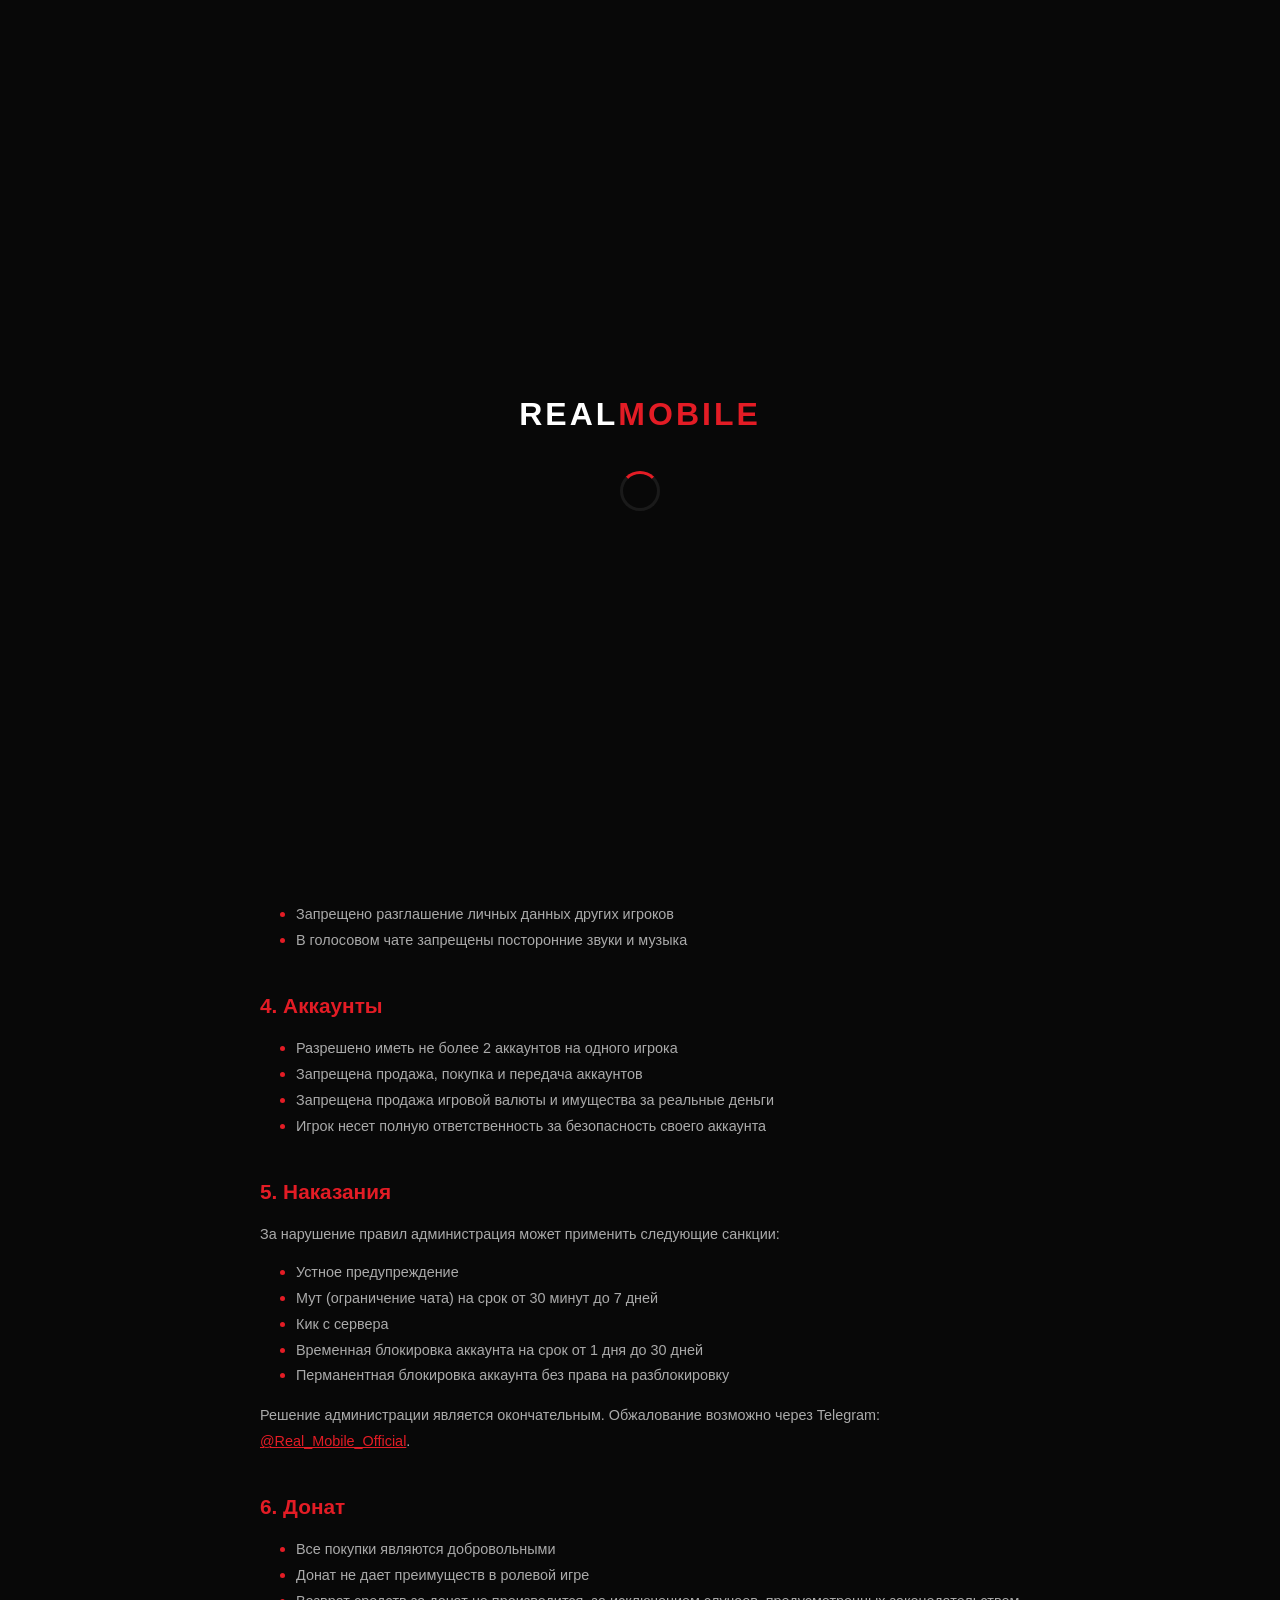
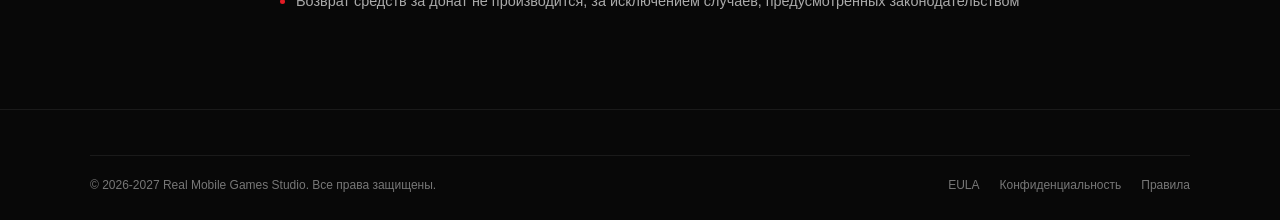
<file: rules.html>
<!DOCTYPE html>
<html lang="ru">
<head>
    <meta charset="UTF-8">
    <meta name="viewport" content="width=device-width, initial-scale=1.0">
    <title>Правила проекта - Real Mobile</title>
    <link rel="stylesheet" href="style.css">
</head>
<body>

<div class="preloader" id="preloader">
    <div class="preloader-logo"><span class="w">REAL</span><span class="r">MOBILE</span></div>
    <div class="preloader-spinner"></div>
</div>

<div class="bg-grid"></div>
<div class="bg-noise"></div>

<nav class="navbar" id="navbar">
    <a href="index.html" class="nav-logo">
        <div class="nav-logo-icon">RM</div>
        <span class="w">REAL</span><span class="r">MOBILE</span>
    </a>
    <div class="nav-menu">
        <a href="index.html">Главная</a>
        <a href="server.html">Сервер</a>
        <a href="features.html">Возможности</a>
        <a href="rules.html" class="active">Правила</a>
        <a href="download.html" class="nav-download">Скачать</a>
    </div>
    <div class="hamburger" id="hamburger" onclick="toggleMobile()">
        <span></span><span></span><span></span>
    </div>
</nav>

<div class="mobile-nav" id="mobileNav">
    <a href="index.html" onclick="closeMobile()">Главная</a>
    <a href="server.html" onclick="closeMobile()">Сервер</a>
    <a href="features.html" onclick="closeMobile()">Возможности</a>
    <a href="rules.html" onclick="closeMobile()">Правила</a>
    <a href="download.html" onclick="closeMobile()">Скачать</a>
</div>

<div class="page-hero">
    <h1>Правила <span style="color:var(--primary)">проекта</span></h1>
    <p>Последнее обновление: 1 января 2026 г.</p>
</div>

<div class="page-content">
    <h2>1. Общие положения</h2>
    <p>Настоящие правила распространяются на всех игроков проекта Real Mobile. Регистрируясь на сервере, вы автоматически соглашаетесь с данными правилами.</p>
    <p>Администрация оставляет за собой право изменять правила без предварительного уведомления. Незнание правил не освобождает от ответственности.</p>

    <h2>2. Игровой процесс</h2>
    <ul>
        <li>Запрещено использование любых читов, модификаций, багов и стороннего ПО, дающего преимущество</li>
        <li>Запрещен DM (Deathmatch) - убийство игроков без ролевой причины</li>
        <li>Запрещен VDM (Vehicle Deathmatch) - наезд на игроков без ролевой причины</li>
        <li>Запрещен PowerGaming - действия, невозможные в реальной жизни</li>
        <li>Запрещен MetaGaming - использование OOC информации в IC</li>
        <li>Запрещен Bunny Hop - постоянные прыжки для увеличения скорости</li>
    </ul>

    <h2>3. Общение</h2>
    <ul>
        <li>Запрещены оскорбления, унижения и дискриминация по любому признаку</li>
        <li>Запрещен флуд, спам и реклама сторонних проектов</li>
        <li>Запрещено выдавать себя за администратора проекта</li>
        <li>Запрещено разглашение личных данных других игроков</li>
        <li>В голосовом чате запрещены посторонние звуки и музыка</li>
    </ul>

    <h2>4. Аккаунты</h2>
    <ul>
        <li>Разрешено иметь не более 2 аккаунтов на одного игрока</li>
        <li>Запрещена продажа, покупка и передача аккаунтов</li>
        <li>Запрещена продажа игровой валюты и имущества за реальные деньги</li>
        <li>Игрок несет полную ответственность за безопасность своего аккаунта</li>
    </ul>

    <h2>5. Наказания</h2>
    <p>За нарушение правил администрация может применить следующие санкции:</p>
    <ul>
        <li>Устное предупреждение</li>
        <li>Мут (ограничение чата) на срок от 30 минут до 7 дней</li>
        <li>Кик с сервера</li>
        <li>Временная блокировка аккаунта на срок от 1 дня до 30 дней</li>
        <li>Перманентная блокировка аккаунта без права на разблокировку</li>
    </ul>
    <p>Решение администрации является окончательным. Обжалование возможно через Telegram: <a href="https://t.me/Real_Mobile_Official" target="_blank">@Real_Mobile_Official</a>.</p>

    <h2>6. Донат</h2>
    <ul>
        <li>Все покупки являются добровольными</li>
        <li>Донат не дает преимуществ в ролевой игре</li>
        <li>Возврат средств за донат не производится, за исключением случаев, предусмотренных законодательством</li>
    </ul>
</div>

<footer class="footer">
    <div class="footer-inner">
        <div class="footer-bottom">
            <p class="footer-copy">&copy; 2026-2027 Real Mobile Games Studio. Все права защищены.</p>
            <div class="footer-links">
                <a href="eula.html">EULA</a>
                <a href="privacy.html">Конфиденциальность</a>
                <a href="rules.html">Правила</a>
            </div>
        </div>
    </div>
</footer>

<div class="to-top" id="toTop" onclick="goTop()">
    <svg viewBox="0 0 24 24"><path d="M7.41 15.41L12 10.83l4.59 4.58L18 14l-6-6-6 6z"/></svg>
</div>

<script src="script.js"></script>
</body>
</html>
</file>
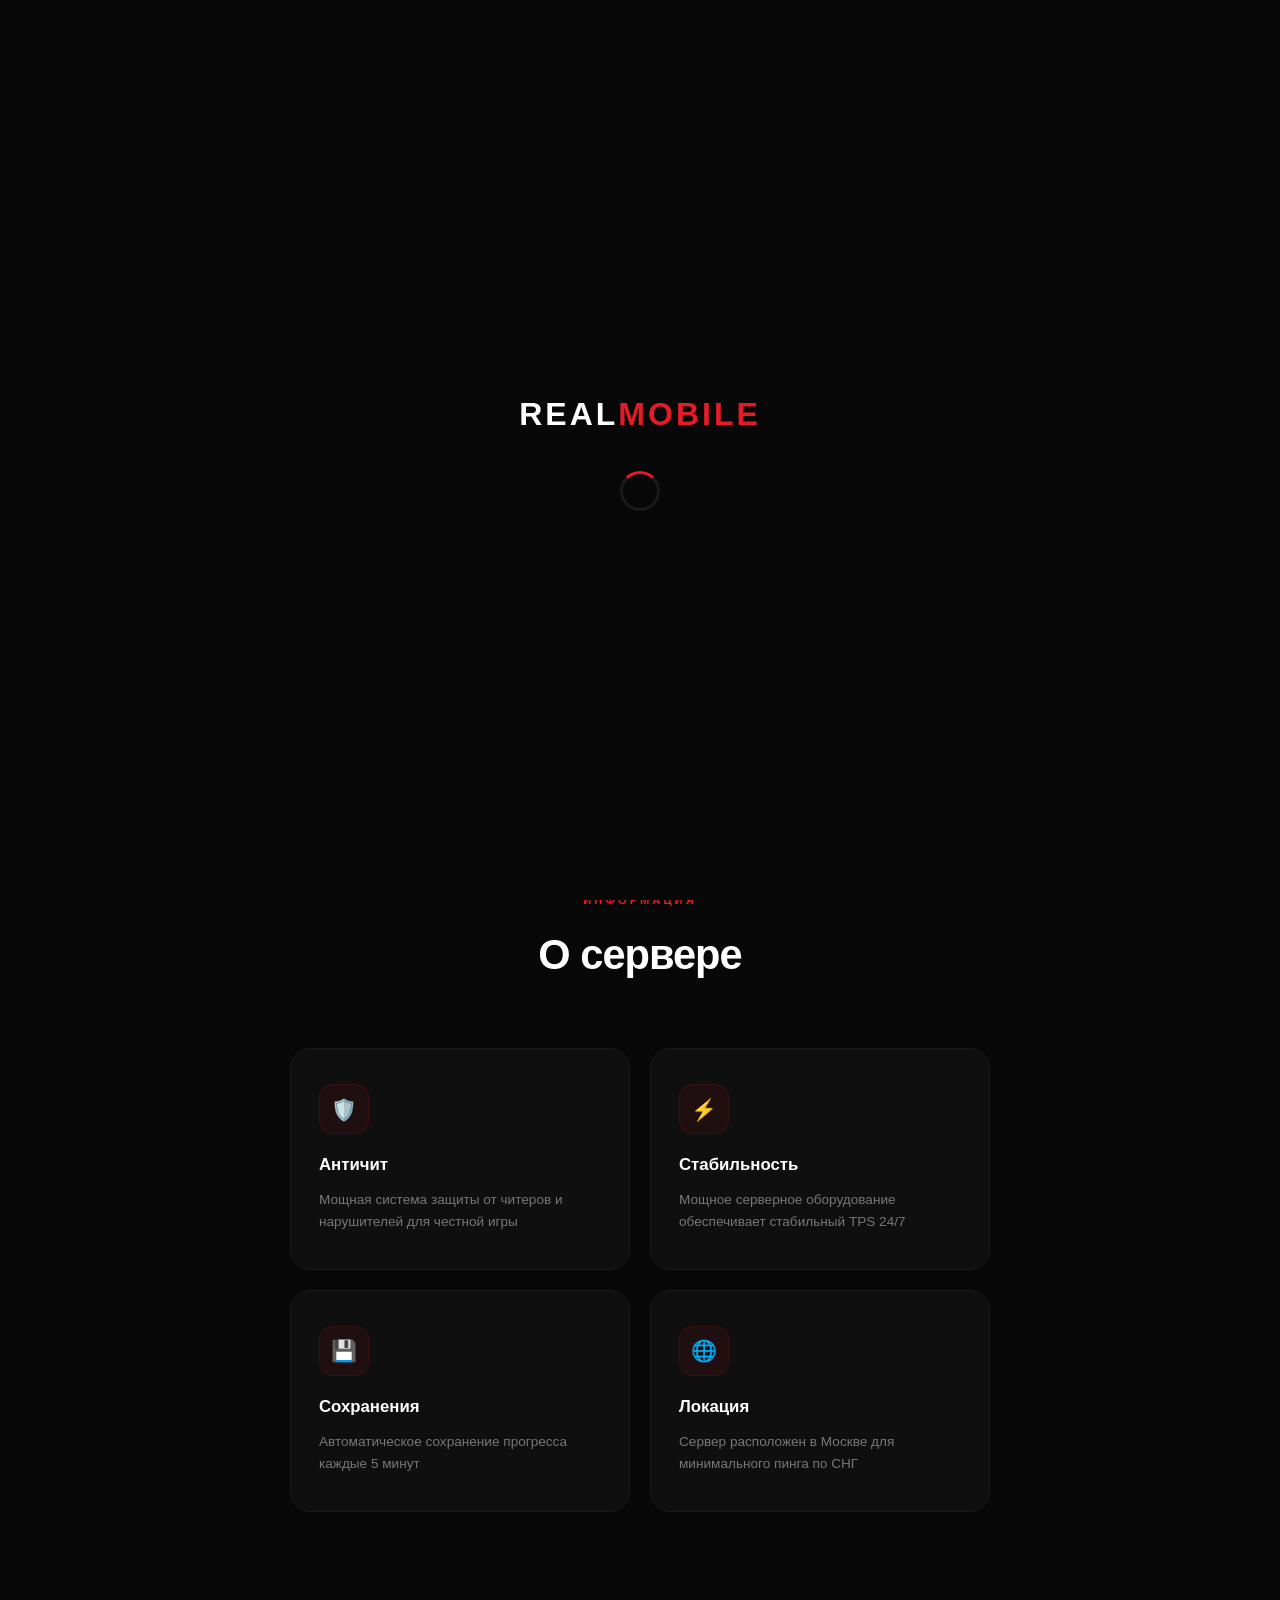
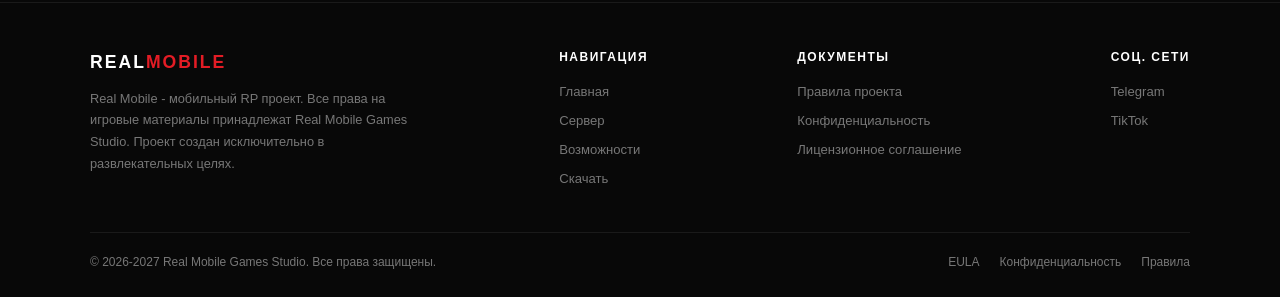
<file: server.html>
<!DOCTYPE html>
<html lang="ru">
<head>
    <meta charset="UTF-8">
    <meta name="viewport" content="width=device-width, initial-scale=1.0">
    <title>Сервер Moscow - Real Mobile</title>
    <link rel="stylesheet" href="style.css">
</head>
<body>

<div class="preloader" id="preloader">
    <div class="preloader-logo"><span class="w">REAL</span><span class="r">MOBILE</span></div>
    <div class="preloader-spinner"></div>
</div>

<div class="bg-grid"></div>
<div class="bg-noise"></div>

<nav class="navbar" id="navbar">
    <a href="index.html" class="nav-logo">
        <div class="nav-logo-icon">RM</div>
        <span class="w">REAL</span><span class="r">MOBILE</span>
    </a>
    <div class="nav-menu">
        <a href="index.html">Главная</a>
        <a href="server.html" class="active">Сервер</a>
        <a href="features.html">Возможности</a>
        <a href="rules.html">Правила</a>
        <a href="download.html" class="nav-download">Скачать</a>
    </div>
    <div class="hamburger" id="hamburger" onclick="toggleMobile()">
        <span></span><span></span><span></span>
    </div>
</nav>

<div class="mobile-nav" id="mobileNav">
    <a href="index.html" onclick="closeMobile()">Главная</a>
    <a href="server.html" onclick="closeMobile()">Сервер</a>
    <a href="features.html" onclick="closeMobile()">Возможности</a>
    <a href="rules.html" onclick="closeMobile()">Правила</a>
    <a href="download.html" onclick="closeMobile()">Скачать</a>
</div>

<div class="page-hero">
    <h1>Сервер <span style="color:var(--primary)" data-server-name>Moscow</span></h1>
    <p>Основной игровой сервер Real Mobile</p>
</div>

<section class="section">
    <div class="container">
        <div class="server-card reveal">
            <div class="server-card-glow"></div>
            
            <!-- Статус (Online/Тех.Работы и т.д.) управляется из админки -->
            <div class="server-badge"><span class="dot"></span> Загрузка...</div>
            
            <h3 class="server-name">Real Mobile - <span class="red" data-server-name>Moscow</span></h3>
            <p class="server-sub">IP: play.realmobile.ru | Port: 7777</p>

            <div class="server-stats">
                <div class="server-stat">
                    <div class="server-stat-val" id="srvOnline">0</div>
                    <div class="server-stat-label">Онлайн</div>
                </div>
                <div class="server-stat">
                    <!-- Атрибут data-slots связывает поле с админкой -->
                    <div class="server-stat-val" data-slots>1000</div>
                    <div class="server-stat-label">Слотов</div>
                </div>
                <div class="server-stat">
                    <!-- Атрибут data-ping связывает поле с админкой -->
                    <div class="server-stat-val" data-ping>0ms</div>
                    <div class="server-stat-label">Пинг</div>
                </div>
            </div>

            <!-- Полоска заполненности сервера -->
            <div class="server-fill-bar">
                <div class="server-fill-track">
                    <div class="server-fill-progress" id="srvFill"></div>
                </div>
                <div class="server-fill-text"><span id="srvPercent">0</span>% заполнен</div>
            </div>

            <a href="download.html" class="btn btn-red">
                <svg viewBox="0 0 24 24" width="18" height="18" fill="#fff"><path d="M8 5v14l11-7z"/></svg>
                Начать играть
            </a>
        </div>

        <div style="margin-top:60px;">
            <div class="section-head reveal">
                <div class="section-tag">Информация</div>
                <h2 class="section-title">О сервере</h2>
            </div>

            <div class="features-grid" style="grid-template-columns: repeat(2, 1fr); max-width:700px; margin:0 auto;">
                <div class="feature-card reveal">
                    <div class="feature-card-line"></div>
                    <div class="feature-icon">🛡️</div>
                    <h3>Античит</h3>
                    <p>Мощная система защиты от читеров и нарушителей для честной игры</p>
                </div>
                <div class="feature-card reveal">
                    <div class="feature-card-line"></div>
                    <div class="feature-icon">⚡</div>
                    <h3>Стабильность</h3>
                    <p>Мощное серверное оборудование обеспечивает стабильный TPS 24/7</p>
                </div>
                <div class="feature-card reveal">
                    <div class="feature-card-line"></div>
                    <div class="feature-icon">💾</div>
                    <h3>Сохранения</h3>
                    <p>Автоматическое сохранение прогресса каждые 5 минут</p>
                </div>
                <div class="feature-card reveal">
                    <div class="feature-card-line"></div>
                    <div class="feature-icon">🌐</div>
                    <h3>Локация</h3>
                    <p>Сервер расположен в Москве для минимального пинга по СНГ</p>
                </div>
            </div>
        </div>
    </div>
</section>

<footer class="footer">
    <div class="footer-inner">
        <div class="footer-top">
            <div class="footer-brand">
                <div class="footer-logo"><span class="w">REAL</span><span class="r">MOBILE</span></div>
                <p>Real Mobile - мобильный RP проект. Все права на игровые материалы принадлежат Real Mobile Games Studio. Проект создан исключительно в развлекательных целях.</p>
            </div>
            <div class="footer-col">
                <h4>Навигация</h4>
                <a href="index.html">Главная</a>
                <a href="server.html">Сервер</a>
                <a href="features.html">Возможности</a>
                <a href="download.html">Скачать</a>
            </div>
            <div class="footer-col">
                <h4>Документы</h4>
                <a href="rules.html">Правила проекта</a>
                <a href="privacy.html">Конфиденциальность</a>
                <a href="eula.html">Лицензионное соглашение</a>
            </div>
            <div class="footer-col">
                <h4>Соц. сети</h4>
                <a href="https://t.me/Real_Mobile_Official" target="_blank">Telegram</a>
                <a href="https://www.tiktok.com/@realmobila" target="_blank">TikTok</a>
            </div>
        </div>
        <div class="footer-bottom">
            <p class="footer-copy">&copy; 2026-2027 Real Mobile Games Studio. Все права защищены.</p>
            <div class="footer-links">
                <a href="eula.html">EULA</a>
                <a href="privacy.html">Конфиденциальность</a>
                <a href="rules.html">Правила</a>
            </div>
        </div>
    </div>
</footer>

<div class="to-top" id="toTop" onclick="goTop()">
    <svg viewBox="0 0 24 24"><path d="M7.41 15.41L12 10.83l4.59 4.58L18 14l-6-6-6 6z"/></svg>
</div>

<!-- ПОДКЛЮЧЕНИЕ СКРИПТОВ (ОБЯЗАТЕЛЬНО ОБА) -->
<script src="config.js"></script>
<script src="script.js"></script>
</body>
</html>
</file>
<file: style.css>
/* ============================================
   CSS RESET & VARIABLES
   ============================================ */
*, *::before, *::after {
    margin: 0;
    padding: 0;
    box-sizing: border-box;
}

:root {
    --primary: #E31C25;
    --primary-dark: #B71520;
    --primary-light: #FF2D37;
    --primary-glow: rgba(227, 28, 37, 0.25);
    --accent: #FF4550;
    --bg-dark: #080808;
    --bg-darker: #050505;
    --bg-card: #0f0f0f;
    --bg-card-hover: #151515;
    --bg-card-alt: #121212;
    --text-white: #ffffff;
    --text-gray: #777777;
    --text-light: #aaaaaa;
    --border: #1a1a1a;
    --border-light: #252525;
    --gradient-red: linear-gradient(135deg, #E31C25 0%, #FF4550 100%);
    --gradient-dark: linear-gradient(180deg, #080808 0%, #0d0808 50%, #080808 100%);
    --shadow-red: 0 0 40px rgba(227, 28, 37, 0.15);
    --shadow-card: 0 8px 32px rgba(0, 0, 0, 0.5);
    --radius: 12px;
    --radius-lg: 20px;
    --transition: 0.3s cubic-bezier(0.4, 0, 0.2, 1);
}

html {
    scroll-behavior: smooth;
    scrollbar-width: thin;
    scrollbar-color: var(--primary) var(--bg-dark);
}

html::-webkit-scrollbar {
    width: 6px;
}

html::-webkit-scrollbar-track {
    background: var(--bg-dark);
}

html::-webkit-scrollbar-thumb {
    background: var(--primary);
    border-radius: 3px;
}

body {
    font-family: 'Inter', -apple-system, BlinkMacSystemFont, 'Segoe UI', sans-serif;
    background: var(--bg-dark);
    color: var(--text-white);
    overflow-x: hidden;
    line-height: 1.6;
    min-height: 100vh;
}

a {
    text-decoration: none;
    color: inherit;
    transition: color var(--transition);
}

ul, ol {
    list-style: none;
}

img {
    max-width: 100%;
    display: block;
}

/* ============================================
   FONTS
   ============================================ */
@import url('https://fonts.googleapis.com/css2?family=Inter:wght@300;400;500;600;700;800;900&family=Montserrat:wght@600;700;800;900&display=swap');

/* ============================================
   PRELOADER
   ============================================ */
.preloader {
    position: fixed;
    inset: 0;
    background: var(--bg-dark);
    z-index: 99999;
    display: flex;
    align-items: center;
    justify-content: center;
    flex-direction: column;
    gap: 30px;
    transition: opacity 0.5s ease, visibility 0.5s ease;
}

.preloader.hide {
    opacity: 0;
    visibility: hidden;
    pointer-events: none;
}

.preloader-logo {
    font-family: 'Montserrat', sans-serif;
    font-size: 2rem;
    font-weight: 900;
    letter-spacing: 3px;
}

.preloader-logo .w { color: #fff; }
.preloader-logo .r { color: var(--primary); }

.preloader-spinner {
    width: 40px;
    height: 40px;
    border: 3px solid var(--border);
    border-top-color: var(--primary);
    border-radius: 50%;
    animation: spin 0.8s linear infinite;
}

@keyframes spin {
    to { transform: rotate(360deg); }
}

/* ============================================
   BACKGROUND
   ============================================ */
.bg-grid {
    position: fixed;
    inset: 0;
    z-index: 0;
    pointer-events: none;
    background-image:
        linear-gradient(rgba(227, 28, 37, 0.02) 1px, transparent 1px),
        linear-gradient(90deg, rgba(227, 28, 37, 0.02) 1px, transparent 1px);
    background-size: 80px 80px;
}

.bg-noise {
    position: fixed;
    inset: 0;
    z-index: 0;
    pointer-events: none;
    opacity: 0.03;
    background-image: url("data:image/svg+xml,%3Csvg viewBox='0 0 256 256' xmlns='http://www.w3.org/2000/svg'%3E%3Cfilter id='n'%3E%3CfeTurbulence type='fractalNoise' baseFrequency='0.9' numOctaves='4' stitchTiles='stitch'/%3E%3C/filter%3E%3Crect width='100%25' height='100%25' filter='url(%23n)'/%3E%3C/svg%3E");
}

/* ============================================
   NAVBAR
   ============================================ */
.navbar {
    position: fixed;
    top: 0;
    left: 0;
    width: 100%;
    height: 70px;
    z-index: 9000;
    display: flex;
    align-items: center;
    justify-content: space-between;
    padding: 0 40px;
    transition: all var(--transition);
    background: transparent;
}

.navbar.scrolled {
    background: rgba(8, 8, 8, 0.95);
    backdrop-filter: blur(20px);
    -webkit-backdrop-filter: blur(20px);
    border-bottom: 1px solid var(--border);
    height: 60px;
}

.nav-logo {
    font-family: 'Montserrat', sans-serif;
    font-size: 1.25rem;
    font-weight: 900;
    letter-spacing: 2px;
    display: flex;
    align-items: center;
    gap: 10px;
    cursor: pointer;
}

.nav-logo-icon {
    width: 32px;
    height: 32px;
    background: var(--gradient-red);
    border-radius: 8px;
    display: flex;
    align-items: center;
    justify-content: center;
    font-size: 0.75rem;
    font-weight: 900;
    color: #fff;
}

.nav-logo .w { color: #fff; }
.nav-logo .r { color: var(--primary); }

.nav-menu {
    display: flex;
    align-items: center;
    gap: 32px;
}

.nav-menu a {
    font-size: 0.82rem;
    font-weight: 500;
    color: var(--text-light);
    position: relative;
    padding: 4px 0;
}

.nav-menu a::after {
    content: '';
    position: absolute;
    bottom: 0;
    left: 0;
    width: 0;
    height: 2px;
    background: var(--primary);
    transition: width var(--transition);
}

.nav-menu a:hover { color: #fff; }
.nav-menu a:hover::after { width: 100%; }

.nav-menu a.active { color: #fff; }
.nav-menu a.active::after { width: 100%; }

.nav-download {
    padding: 8px 24px;
    background: var(--gradient-red);
    color: #fff !important;
    font-weight: 700;
    font-size: 0.8rem;
    border-radius: 50px;
    letter-spacing: 0.5px;
    text-transform: uppercase;
    transition: all var(--transition);
}

.nav-download:hover {
    transform: translateY(-2px);
    box-shadow: var(--shadow-red);
}

.nav-download::after { display: none !important; }

/* Hamburger */
.hamburger {
    display: none;
    flex-direction: column;
    gap: 5px;
    cursor: pointer;
    z-index: 9999;
    padding: 5px;
}

.hamburger span {
    width: 24px;
    height: 2px;
    background: #fff;
    border-radius: 2px;
    transition: all var(--transition);
}

.hamburger.open span:nth-child(1) {
    transform: rotate(45deg) translate(5px, 5px);
}

.hamburger.open span:nth-child(2) {
    opacity: 0;
}

.hamburger.open span:nth-child(3) {
    transform: rotate(-45deg) translate(5px, -5px);
}

/* Mobile Menu Overlay */
.mobile-nav {
    display: none;
    position: fixed;
    inset: 0;
    background: rgba(8, 8, 8, 0.98);
    z-index: 8999;
    flex-direction: column;
    align-items: center;
    justify-content: center;
    gap: 24px;
    opacity: 0;
    visibility: hidden;
    transition: all 0.4s ease;
}

.mobile-nav.open {
    opacity: 1;
    visibility: visible;
}

.mobile-nav a {
    font-family: 'Montserrat', sans-serif;
    font-size: 1.3rem;
    font-weight: 700;
    color: var(--text-light);
    transition: color var(--transition);
}

.mobile-nav a:hover { color: var(--primary); }

/* ============================================
   HERO
   ============================================ */
.hero {
    position: relative;
    z-index: 1;
    min-height: 100vh;
    display: flex;
    align-items: center;
    justify-content: center;
    text-align: center;
    padding: 100px 20px 60px;
    overflow: hidden;
}

.hero-glow {
    position: absolute;
    top: -30%;
    left: 50%;
    transform: translateX(-50%);
    width: 700px;
    height: 700px;
    background: radial-gradient(circle, rgba(227, 28, 37, 0.07) 0%, transparent 70%);
    pointer-events: none;
}

.hero-content {
    position: relative;
    z-index: 2;
    max-width: 850px;
}

.hero-tag {
    display: inline-flex;
    align-items: center;
    gap: 8px;
    padding: 6px 18px;
    background: rgba(227, 28, 37, 0.1);
    border: 1px solid rgba(227, 28, 37, 0.2);
    border-radius: 50px;
    font-size: 0.72rem;
    font-weight: 700;
    color: var(--primary);
    text-transform: uppercase;
    letter-spacing: 2px;
    margin-bottom: 28px;
    animation: fadeDown 0.8s ease 0.2s both;
}

.hero-tag .pulse {
    width: 7px;
    height: 7px;
    background: var(--primary);
    border-radius: 50%;
    animation: pulse 1.5s infinite;
}

@keyframes pulse {
    0%, 100% { opacity: 1; box-shadow: 0 0 0 0 rgba(227, 28, 37, 0.4); }
    50% { opacity: 0.7; box-shadow: 0 0 0 6px rgba(227, 28, 37, 0); }
}

.hero h1 {
    font-family: 'Montserrat', sans-serif;
    font-size: clamp(2.8rem, 7vw, 5.5rem);
    font-weight: 900;
    line-height: 1.05;
    letter-spacing: -2px;
    margin-bottom: 22px;
    animation: fadeUp 0.8s ease 0.4s both;
}

.hero h1 .red {
    background: var(--gradient-red);
    -webkit-background-clip: text;
    -webkit-text-fill-color: transparent;
    background-clip: text;
}

.hero-sub {
    font-size: clamp(0.95rem, 2vw, 1.15rem);
    color: var(--text-gray);
    max-width: 550px;
    margin: 0 auto 40px;
    line-height: 1.7;
    animation: fadeUp 0.8s ease 0.6s both;
}

.hero-btns {
    display: flex;
    align-items: center;
    justify-content: center;
    gap: 16px;
    flex-wrap: wrap;
    animation: fadeUp 0.8s ease 0.8s both;
}

.btn {
    display: inline-flex;
    align-items: center;
    gap: 8px;
    padding: 14px 36px;
    font-weight: 700;
    font-size: 0.9rem;
    border-radius: 50px;
    border: none;
    cursor: pointer;
    transition: all var(--transition);
    text-transform: uppercase;
    letter-spacing: 0.5px;
    font-family: 'Inter', sans-serif;
}

.btn-red {
    background: var(--gradient-red);
    color: #fff;
}

.btn-red:hover {
    transform: translateY(-3px);
    box-shadow: 0 12px 40px rgba(227, 28, 37, 0.3);
}

.btn-outline {
    background: transparent;
    color: #fff;
    border: 1px solid var(--border-light);
}

.btn-outline:hover {
    border-color: var(--primary);
    background: rgba(227, 28, 37, 0.05);
    transform: translateY(-3px);
}

.btn svg {
    width: 18px;
    height: 18px;
    fill: currentColor;
}

.hero-counters {
    display: flex;
    align-items: center;
    justify-content: center;
    gap: 40px;
    margin-top: 50px;
    animation: fadeUp 0.8s ease 1s both;
}

.hero-counter {
    text-align: center;
}

.hero-counter-num {
    font-family: 'Montserrat', sans-serif;
    font-size: 1.8rem;
    font-weight: 800;
    color: var(--primary);
}

.hero-counter-label {
    font-size: 0.7rem;
    color: var(--text-gray);
    text-transform: uppercase;
    letter-spacing: 1.5px;
    margin-top: 4px;
}

.hero-divider {
    width: 1px;
    height: 35px;
    background: var(--border);
}

.scroll-hint {
    position: absolute;
    bottom: 30px;
    left: 50%;
    transform: translateX(-50%);
    display: flex;
    flex-direction: column;
    align-items: center;
    gap: 8px;
    z-index: 2;
    animation: fadeUp 0.8s ease 1.2s both;
}

.scroll-hint-text {
    font-size: 0.65rem;
    color: var(--text-gray);
    text-transform: uppercase;
    letter-spacing: 2px;
}

.scroll-mouse {
    width: 22px;
    height: 34px;
    border: 2px solid var(--border-light);
    border-radius: 11px;
    position: relative;
}

.scroll-mouse::after {
    content: '';
    position: absolute;
    top: 6px;
    left: 50%;
    transform: translateX(-50%);
    width: 3px;
    height: 7px;
    background: var(--primary);
    border-radius: 3px;
    animation: scrollAnim 2s infinite;
}

@keyframes scrollAnim {
    0% { top: 6px; opacity: 1; }
    100% { top: 20px; opacity: 0; }
}

/* ============================================
   SECTIONS
   ============================================ */
.section {
    position: relative;
    z-index: 1;
    padding: 90px 20px;
}

.container {
    max-width: 1100px;
    margin: 0 auto;
}

.section-head {
    text-align: center;
    margin-bottom: 60px;
}

.section-tag {
    display: inline-block;
    font-size: 0.7rem;
    font-weight: 700;
    color: var(--primary);
    text-transform: uppercase;
    letter-spacing: 3px;
    margin-bottom: 12px;
}

.section-title {
    font-family: 'Montserrat', sans-serif;
    font-size: clamp(1.8rem, 4vw, 2.6rem);
    font-weight: 800;
    letter-spacing: -1px;
    margin-bottom: 14px;
}

.section-desc {
    font-size: 0.95rem;
    color: var(--text-gray);
    max-width: 500px;
    margin: 0 auto;
}

/* ============================================
   SERVER CARD
   ============================================ */
.server-card {
    background: var(--bg-card);
    border: 1px solid var(--border);
    border-radius: var(--radius-lg);
    padding: 45px;
    max-width: 650px;
    margin: 0 auto;
    text-align: center;
    position: relative;
    overflow: hidden;
    transition: all 0.4s ease;
}

.server-card:hover {
    border-color: rgba(227, 28, 37, 0.3);
    box-shadow: var(--shadow-red);
    transform: translateY(-4px);
}

.server-card-glow {
    position: absolute;
    top: -80px;
    left: 50%;
    transform: translateX(-50%);
    width: 300px;
    height: 300px;
    background: radial-gradient(circle, rgba(227, 28, 37, 0.06) 0%, transparent 70%);
    pointer-events: none;
}

.server-badge {
    display: inline-flex;
    align-items: center;
    gap: 7px;
    padding: 5px 14px;
    background: rgba(227, 28, 37, 0.1);
    border: 1px solid rgba(227, 28, 37, 0.2);
    border-radius: 50px;
    font-size: 0.7rem;
    font-weight: 700;
    color: var(--primary);
    text-transform: uppercase;
    letter-spacing: 1.5px;
    margin-bottom: 20px;
}

.server-badge .dot {
    width: 7px;
    height: 7px;
    background: var(--primary);
    border-radius: 50%;
    animation: pulse 1.5s infinite;
}

.server-name {
    font-family: 'Montserrat', sans-serif;
    font-size: 2.2rem;
    font-weight: 900;
    margin-bottom: 6px;
}

.server-name .red { color: var(--primary); }

.server-sub {
    font-size: 0.85rem;
    color: var(--text-gray);
    margin-bottom: 30px;
}

.server-stats {
    display: grid;
    grid-template-columns: repeat(3, 1fr);
    gap: 16px;
    margin-bottom: 30px;
}

.server-stat {
    padding: 18px 14px;
    background: rgba(255, 255, 255, 0.02);
    border: 1px solid var(--border);
    border-radius: var(--radius);
}

.server-stat-val {
    font-family: 'Montserrat', sans-serif;
    font-size: 1.3rem;
    font-weight: 800;
    color: var(--primary);
}

.server-stat-label {
    font-size: 0.68rem;
    color: var(--text-gray);
    text-transform: uppercase;
    letter-spacing: 1px;
    margin-top: 4px;
}

/* ============================================
   SERVER FILL BAR
   ============================================ */
.server-fill-bar {
    margin: 25px 0 30px;
}

.server-fill-track {
    width: 100%;
    height: 6px;
    background: var(--border);
    border-radius: 3px;
    overflow: hidden;
    margin-bottom: 8px;
}

.server-fill-progress {
    height: 100%;
    background: var(--gradient-red);
    border-radius: 3px;
    width: 0%;
    transition: width 1.5s cubic-bezier(0.16, 1, 0.3, 1);
    box-shadow: 0 0 10px rgba(227, 28, 37, 0.4);
}

.server-fill-text {
    font-size: 0.72rem;
    color: var(--text-gray);
    letter-spacing: 0.5px;
}

.server-fill-text span {
    color: var(--primary);
    font-weight: 700;
}

/* ============================================
   FEATURES GRID
   ============================================ */
.features-grid {
    display: grid;
    grid-template-columns: repeat(3, 1fr);
    gap: 20px;
}

.feature-card {
    background: var(--bg-card);
    border: 1px solid var(--border);
    border-radius: var(--radius-lg);
    padding: 35px 28px;
    transition: all 0.4s ease;
    position: relative;
    overflow: hidden;
}

.feature-card:hover {
    border-color: rgba(227, 28, 37, 0.25);
    transform: translateY(-4px);
    box-shadow: var(--shadow-card);
}

.feature-card-line {
    position: absolute;
    top: 0;
    left: 0;
    width: 0;
    height: 2px;
    background: var(--gradient-red);
    transition: width 0.5s ease;
}

.feature-card:hover .feature-card-line {
    width: 100%;
}

.feature-icon {
    width: 50px;
    height: 50px;
    background: rgba(227, 28, 37, 0.08);
    border: 1px solid rgba(227, 28, 37, 0.12);
    border-radius: 14px;
    display: flex;
    align-items: center;
    justify-content: center;
    margin-bottom: 18px;
    font-size: 1.3rem;
}

.feature-card h3 {
    font-family: 'Montserrat', sans-serif;
    font-size: 1.05rem;
    font-weight: 700;
    margin-bottom: 10px;
}

.feature-card p {
    font-size: 0.85rem;
    color: var(--text-gray);
    line-height: 1.65;
}

/* ============================================
   STATS BANNER
   ============================================ */
.stats-banner {
    background: var(--bg-card);
    border-top: 1px solid var(--border);
    border-bottom: 1px solid var(--border);
    padding: 50px 20px;
}

.stats-row {
    display: flex;
    align-items: center;
    justify-content: center;
    gap: 50px;
    flex-wrap: wrap;
}

.stat-block {
    text-align: center;
}

.stat-block-num {
    font-family: 'Montserrat', sans-serif;
    font-size: 2.2rem;
    font-weight: 900;
    color: var(--primary);
    line-height: 1;
    margin-bottom: 6px;
}

.stat-block-label {
    font-size: 0.75rem;
    color: var(--text-gray);
    text-transform: uppercase;
    letter-spacing: 1.5px;
}

.stat-divider {
    width: 1px;
    height: 40px;
    background: var(--border-light);
}

/* ============================================
   STEPS
   ============================================ */
.steps {
    display: grid;
    grid-template-columns: repeat(3, 1fr);
    gap: 24px;
    position: relative;
}

.steps-line {
    position: absolute;
    top: 40px;
    left: 16.66%;
    right: 16.66%;
    height: 2px;
    background: var(--border);
}

.step {
    text-align: center;
    position: relative;
    z-index: 1;
}

.step-num {
    width: 70px;
    height: 70px;
    margin: 0 auto 20px;
    background: var(--bg-card);
    border: 2px solid var(--border);
    border-radius: 50%;
    display: flex;
    align-items: center;
    justify-content: center;
    font-family: 'Montserrat', sans-serif;
    font-size: 1.3rem;
    font-weight: 900;
    color: var(--primary);
    transition: all var(--transition);
}

.step:hover .step-num {
    border-color: var(--primary);
    background: rgba(227, 28, 37, 0.08);
    box-shadow: 0 0 25px rgba(227, 28, 37, 0.2);
}

.step h3 {
    font-family: 'Montserrat', sans-serif;
    font-size: 1rem;
    font-weight: 700;
    margin-bottom: 8px;
}

.step p {
    font-size: 0.85rem;
    color: var(--text-gray);
    max-width: 260px;
    margin: 0 auto;
    line-height: 1.6;
}

.step-icon-hint {
    margin-top: 14px;
    font-size: 1.5rem;
    opacity: 0.4;
    transition: all var(--transition);
}

.step:hover .step-icon-hint {
    opacity: 1;
    transform: scale(1.2);
}

/* ============================================
   WHY US GRID
   ============================================ */
.why-grid {
    display: grid;
    grid-template-columns: repeat(2, 1fr);
    gap: 20px;
}

.why-card {
    background: var(--bg-card);
    border: 1px solid var(--border);
    border-radius: var(--radius-lg);
    padding: 35px 30px;
    transition: all 0.4s ease;
    position: relative;
    overflow: hidden;
}

.why-card:hover {
    border-color: rgba(227, 28, 37, 0.25);
    transform: translateY(-4px);
    box-shadow: var(--shadow-card);
}

.why-num {
    font-family: 'Montserrat', sans-serif;
    font-size: 3rem;
    font-weight: 900;
    color: var(--primary);
    opacity: 0.15;
    position: absolute;
    top: 15px;
    right: 20px;
    line-height: 1;
}

.why-card h3 {
    font-family: 'Montserrat', sans-serif;
    font-size: 1.1rem;
    font-weight: 700;
    margin-bottom: 10px;
    position: relative;
    z-index: 1;
}

.why-card p {
    font-size: 0.85rem;
    color: var(--text-gray);
    line-height: 1.7;
    position: relative;
    z-index: 1;
}

/* ============================================
   CTA CARD
   ============================================ */
.cta-card {
    background: var(--bg-card);
    border: 1px solid var(--border);
    border-radius: 24px;
    padding: 60px 40px;
    text-align: center;
    position: relative;
    overflow: hidden;
}

.cta-glow {
    position: absolute;
    top: -100px;
    left: 50%;
    transform: translateX(-50%);
    width: 400px;
    height: 400px;
    background: radial-gradient(circle, rgba(227, 28, 37, 0.06) 0%, transparent 70%);
    pointer-events: none;
}

.cta-content {
    position: relative;
    z-index: 1;
}

.cta-content h2 {
    font-family: 'Montserrat', sans-serif;
    font-size: clamp(1.8rem, 4vw, 2.5rem);
    font-weight: 900;
    margin-bottom: 12px;
}

.cta-content p {
    font-size: 1rem;
    color: var(--text-gray);
    max-width: 450px;
    margin: 0 auto 28px;
    line-height: 1.7;
}

/* ============================================
   DOWNLOAD CARD
   ============================================ */
.dl-card {
    background: var(--bg-card);
    border: 1px solid var(--border);
    border-radius: 24px;
    padding: 60px 40px;
    text-align: center;
    position: relative;
    overflow: hidden;
}

.dl-card-glow {
    position: absolute;
    top: -120px;
    left: 50%;
    transform: translateX(-50%);
    width: 400px;
    height: 400px;
    background: radial-gradient(circle, rgba(227, 28, 37, 0.05) 0%, transparent 70%);
    pointer-events: none;
}

.dl-icon {
    width: 80px;
    height: 80px;
    margin: 0 auto 25px;
    background: rgba(227, 28, 37, 0.08);
    border: 1px solid rgba(227, 28, 37, 0.12);
    border-radius: 20px;
    display: flex;
    align-items: center;
    justify-content: center;
    font-size: 2rem;
}

.dl-card h2 {
    font-family: 'Montserrat', sans-serif;
    font-size: clamp(1.5rem, 3.5vw, 2.2rem);
    font-weight: 900;
    margin-bottom: 12px;
}

.dl-card .desc {
    font-size: 0.95rem;
    color: var(--text-gray);
    max-width: 450px;
    margin: 0 auto 12px;
    line-height: 1.7;
}

.dl-meta {
    font-size: 0.8rem;
    color: var(--text-gray);
    margin-bottom: 30px;
}

.dl-meta span { color: var(--primary); font-weight: 600; }

.dl-note {
    font-size: 0.75rem;
    color: var(--text-gray);
    max-width: 380px;
    margin: 20px auto 0;
    line-height: 1.6;
}

.dl-note a {
    color: var(--primary);
    text-decoration: underline;
}

/* ============================================
   COMMUNITY
   ============================================ */
.community-grid {
    display: grid;
    grid-template-columns: repeat(2, 1fr);
    gap: 20px;
    max-width: 650px;
    margin: 0 auto;
}

.comm-card {
    background: var(--bg-card);
    border: 1px solid var(--border);
    border-radius: var(--radius-lg);
    padding: 30px 25px;
    display: flex;
    align-items: center;
    gap: 18px;
    transition: all 0.4s ease;
    cursor: pointer;
}

.comm-card:hover {
    border-color: rgba(227, 28, 37, 0.25);
    transform: translateY(-4px);
    box-shadow: var(--shadow-card);
}

.comm-icon {
    width: 50px;
    height: 50px;
    border-radius: 14px;
    display: flex;
    align-items: center;
    justify-content: center;
    flex-shrink: 0;
}

.comm-icon.tg {
    background: rgba(0, 136, 204, 0.12);
    border: 1px solid rgba(0, 136, 204, 0.18);
}

.comm-icon.tt {
    background: rgba(255, 0, 80, 0.12);
    border: 1px solid rgba(255, 0, 80, 0.18);
}

.comm-icon svg {
    width: 24px;
    height: 24px;
}

.comm-info h3 {
    font-family: 'Montserrat', sans-serif;
    font-size: 1rem;
    font-weight: 700;
    margin-bottom: 3px;
}

.comm-info p {
    font-size: 0.8rem;
    color: var(--text-gray);
}

/* ============================================
   FOOTER
   ============================================ */
.footer {
    position: relative;
    z-index: 1;
    border-top: 1px solid var(--border);
    padding: 45px 20px 25px;
}

.footer-inner {
    max-width: 1100px;
    margin: 0 auto;
}

.footer-top {
    display: flex;
    justify-content: space-between;
    gap: 40px;
    margin-bottom: 35px;
    flex-wrap: wrap;
}

.footer-brand {
    max-width: 320px;
}

.footer-logo {
    font-family: 'Montserrat', sans-serif;
    font-size: 1.1rem;
    font-weight: 900;
    letter-spacing: 2px;
    margin-bottom: 12px;
}

.footer-logo .w { color: #fff; }
.footer-logo .r { color: var(--primary); }

.footer-brand p {
    font-size: 0.8rem;
    color: var(--text-gray);
    line-height: 1.7;
}

.footer-col h4 {
    font-family: 'Montserrat', sans-serif;
    font-size: 0.75rem;
    font-weight: 700;
    text-transform: uppercase;
    letter-spacing: 1.5px;
    margin-bottom: 14px;
}

.footer-col a {
    display: block;
    font-size: 0.82rem;
    color: var(--text-gray);
    margin-bottom: 8px;
    transition: color var(--transition);
}

.footer-col a:hover { color: var(--primary); }

.footer-bottom {
    border-top: 1px solid var(--border);
    padding-top: 20px;
    display: flex;
    justify-content: space-between;
    align-items: center;
    flex-wrap: wrap;
    gap: 12px;
}

.footer-copy {
    font-size: 0.75rem;
    color: var(--text-gray);
}

.footer-links {
    display: flex;
    gap: 20px;
}

.footer-links a {
    font-size: 0.75rem;
    color: var(--text-gray);
    transition: color var(--transition);
}

.footer-links a:hover { color: var(--primary); }

/* ============================================
   PAGE CONTENT (rules, privacy, eula)
   ============================================ */
.page-hero {
    position: relative;
    z-index: 1;
    padding: 140px 20px 60px;
    text-align: center;
}

.page-hero h1 {
    font-family: 'Montserrat', sans-serif;
    font-size: clamp(1.8rem, 4vw, 2.8rem);
    font-weight: 900;
    margin-bottom: 10px;
}

.page-hero p {
    color: var(--text-gray);
    font-size: 0.95rem;
}

.page-content {
    position: relative;
    z-index: 1;
    max-width: 800px;
    margin: 0 auto;
    padding: 0 20px 80px;
}

.page-content h2 {
    font-family: 'Montserrat', sans-serif;
    font-size: 1.3rem;
    font-weight: 700;
    margin: 35px 0 14px;
    color: var(--primary);
}

.page-content h3 {
    font-size: 1.05rem;
    font-weight: 600;
    margin: 25px 0 10px;
}

.page-content p {
    font-size: 0.9rem;
    color: var(--text-light);
    line-height: 1.8;
    margin-bottom: 12px;
}

.page-content ul {
    padding-left: 20px;
    margin-bottom: 14px;
}

.page-content ul li {
    font-size: 0.9rem;
    color: var(--text-light);
    line-height: 1.8;
    position: relative;
    padding-left: 16px;
}

.page-content ul li::before {
    content: '';
    position: absolute;
    left: 0;
    top: 10px;
    width: 5px;
    height: 5px;
    background: var(--primary);
    border-radius: 50%;
}

.page-content a {
    color: var(--primary);
    text-decoration: underline;
}

/* ============================================
   BACK TO TOP
   ============================================ */
.to-top {
    position: fixed;
    bottom: 25px;
    right: 25px;
    width: 44px;
    height: 44px;
    background: var(--bg-card);
    border: 1px solid var(--border);
    border-radius: var(--radius);
    display: flex;
    align-items: center;
    justify-content: center;
    cursor: pointer;
    z-index: 100;
    opacity: 0;
    visibility: hidden;
    transition: all var(--transition);
}

.to-top.show {
    opacity: 1;
    visibility: visible;
}

.to-top:hover {
    border-color: var(--primary);
    background: rgba(227, 28, 37, 0.08);
    transform: translateY(-3px);
}

.to-top svg {
    width: 18px;
    height: 18px;
    fill: #fff;
}

/* ============================================
   FADE ANIMATIONS
   ============================================ */
@keyframes fadeUp {
    from { opacity: 0; transform: translateY(30px); }
    to { opacity: 1; transform: translateY(0); }
}

@keyframes fadeDown {
    from { opacity: 0; transform: translateY(-20px); }
    to { opacity: 1; transform: translateY(0); }
}

.reveal {
    opacity: 0;
    transform: translateY(30px);
    transition: all 0.7s cubic-bezier(0.16, 1, 0.3, 1);
}

.reveal.visible {
    opacity: 1;
    transform: translateY(0);
}

/* ============================================
   RESPONSIVE (ALL IN ONE)
   ============================================ */
@media (max-width: 1024px) {
    .features-grid {
        grid-template-columns: repeat(2, 1fr);
    }
}

@media (max-width: 768px) {
    .navbar { padding: 0 20px; }
    .nav-menu { display: none; }
    .hamburger { display: flex; }
    .mobile-nav { display: flex; }

    .hero-counters { gap: 20px; }
    .hero-counter-num { font-size: 1.4rem; }

    .server-card { padding: 30px 20px; }
    .server-stats { grid-template-columns: 1fr; gap: 10px; }
    .server-name { font-size: 1.7rem; }

    .features-grid { grid-template-columns: 1fr; }

    .steps { grid-template-columns: 1fr; gap: 30px; }
    .steps-line { display: none; }

    .community-grid { grid-template-columns: 1fr; }

    .dl-card { padding: 40px 20px; }

    .footer-top { flex-direction: column; }
    .footer-bottom { flex-direction: column; text-align: center; }
    .footer-links { justify-content: center; }

    .section { padding: 60px 20px; }

    .why-grid { grid-template-columns: 1fr; }

    .cta-card { padding: 40px 20px; }
}

@media (max-width: 480px) {
    .hero-btns {
        flex-direction: column;
        width: 100%;
    }

    .btn { width: 100%; justify-content: center; }

    .hero-counters { flex-direction: column; gap: 16px; }
    .hero-divider { width: 40px; height: 1px; }
}
/* ============================================
   STATS MINI CARDS (новые красивые карточки)
   ============================================ */
.stats-cards {
    display: grid;
    grid-template-columns: repeat(4, 1fr);
    gap: 20px;
}

.stat-mini-card {
    background: var(--bg-card);
    border: 1px solid var(--border);
    border-radius: var(--radius-lg);
    padding: 35px 20px;
    text-align: center;
    transition: all 0.4s ease;
    position: relative;
    overflow: hidden;
}

.stat-mini-card::before {
    content: '';
    position: absolute;
    top: 0;
    left: -100%;
    width: 100%;
    height: 100%;
    background: linear-gradient(90deg, transparent, rgba(227, 28, 37, 0.05), transparent);
    transition: left 0.6s ease;
}

.stat-mini-card:hover::before {
    left: 100%;
}

.stat-mini-card:hover {
    border-color: rgba(227, 28, 37, 0.3);
    transform: translateY(-6px);
    box-shadow: var(--shadow-card);
}

.stat-mini-icon {
    font-size: 2rem;
    margin-bottom: 12px;
    display: inline-block;
    transition: transform var(--transition);
}

.stat-mini-card:hover .stat-mini-icon {
    transform: scale(1.2);
}

.stat-mini-num {
    font-family: 'Montserrat', sans-serif;
    font-size: 2.2rem;
    font-weight: 900;
    color: var(--primary);
    line-height: 1;
    margin-bottom: 8px;
}

.stat-mini-label {
    font-size: 0.75rem;
    color: var(--text-gray);
    text-transform: uppercase;
    letter-spacing: 1.5px;
    font-weight: 600;
}

/* Адаптив для карточек статистики */
@media (max-width: 768px) {
    .stats-cards {
        grid-template-columns: repeat(2, 1fr);
        gap: 15px;
    }

    .stat-mini-card {
        padding: 25px 15px;
    }

    .stat-mini-num {
        font-size: 1.7rem;
    }

    .stat-mini-icon {
        font-size: 1.6rem;
    }
}

@media (max-width: 480px) {
    .stats-cards {
        grid-template-columns: repeat(2, 1fr);
    }
}
</file>
